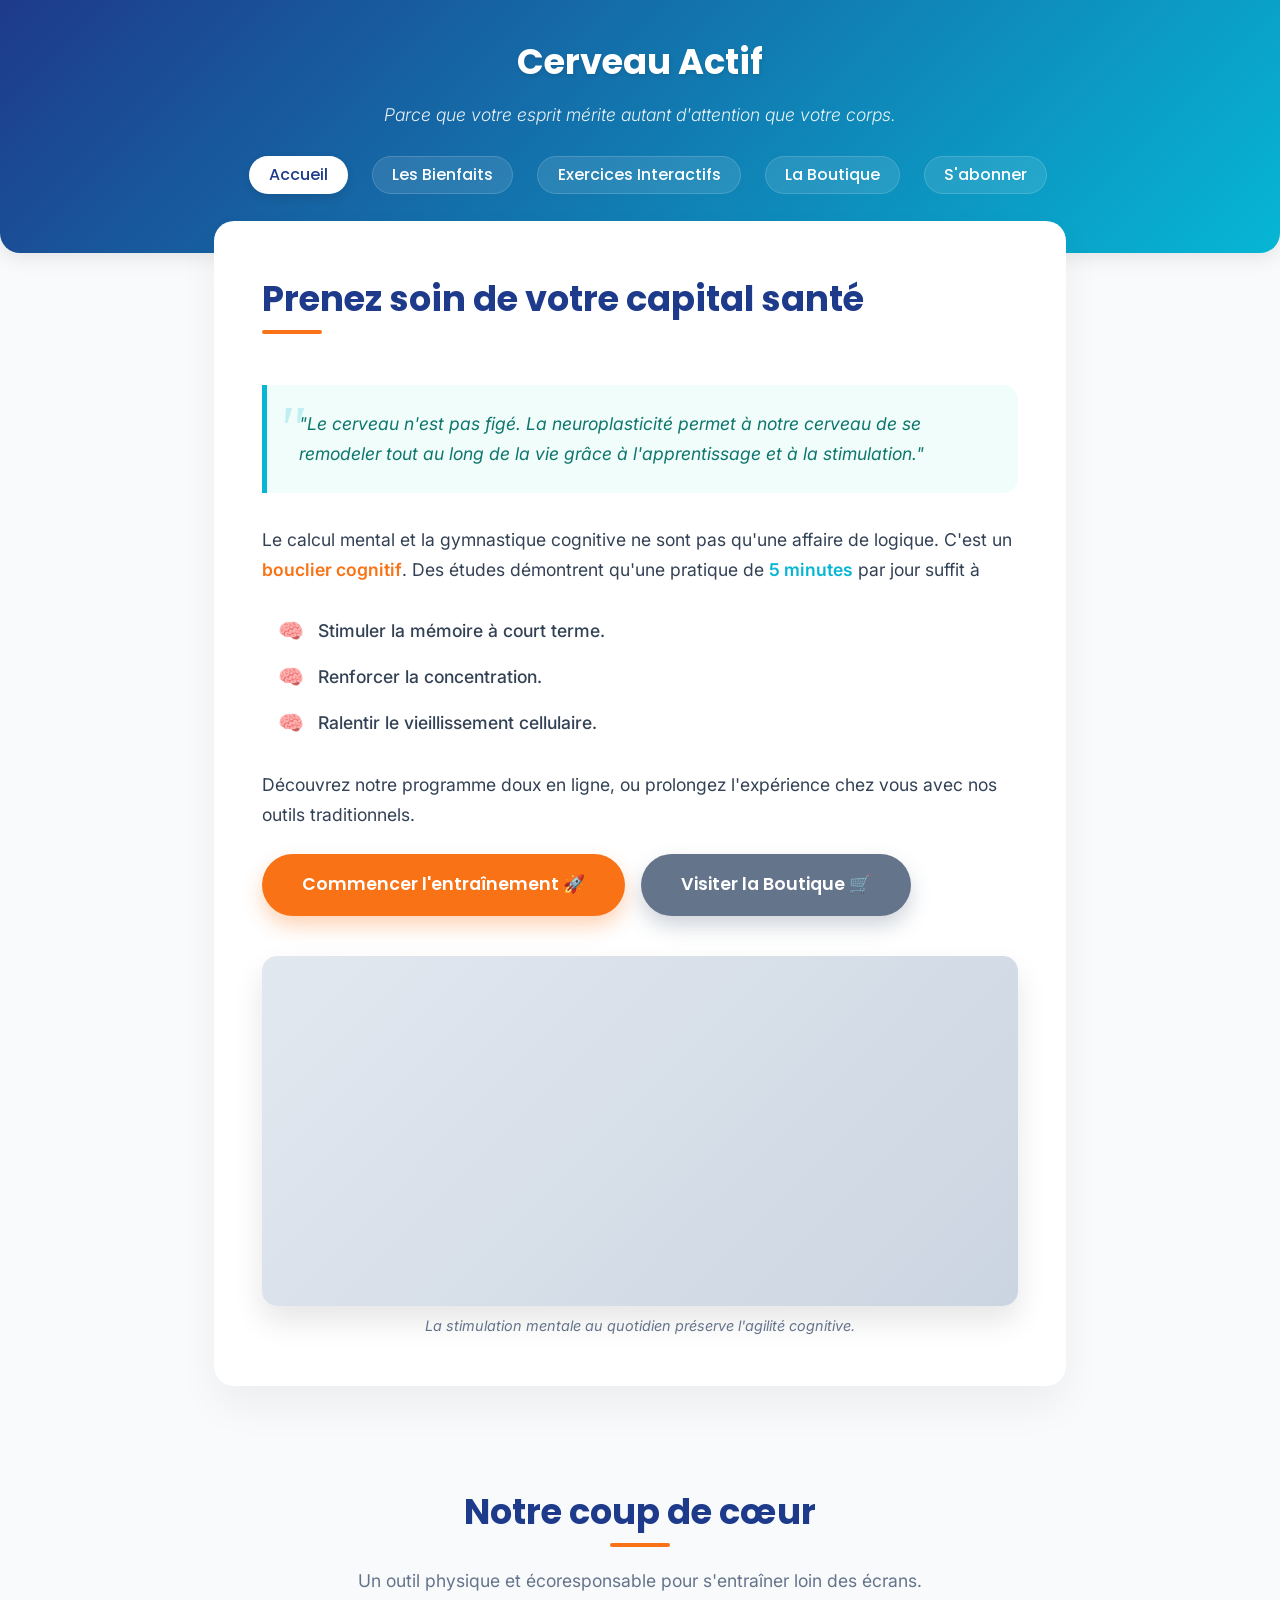
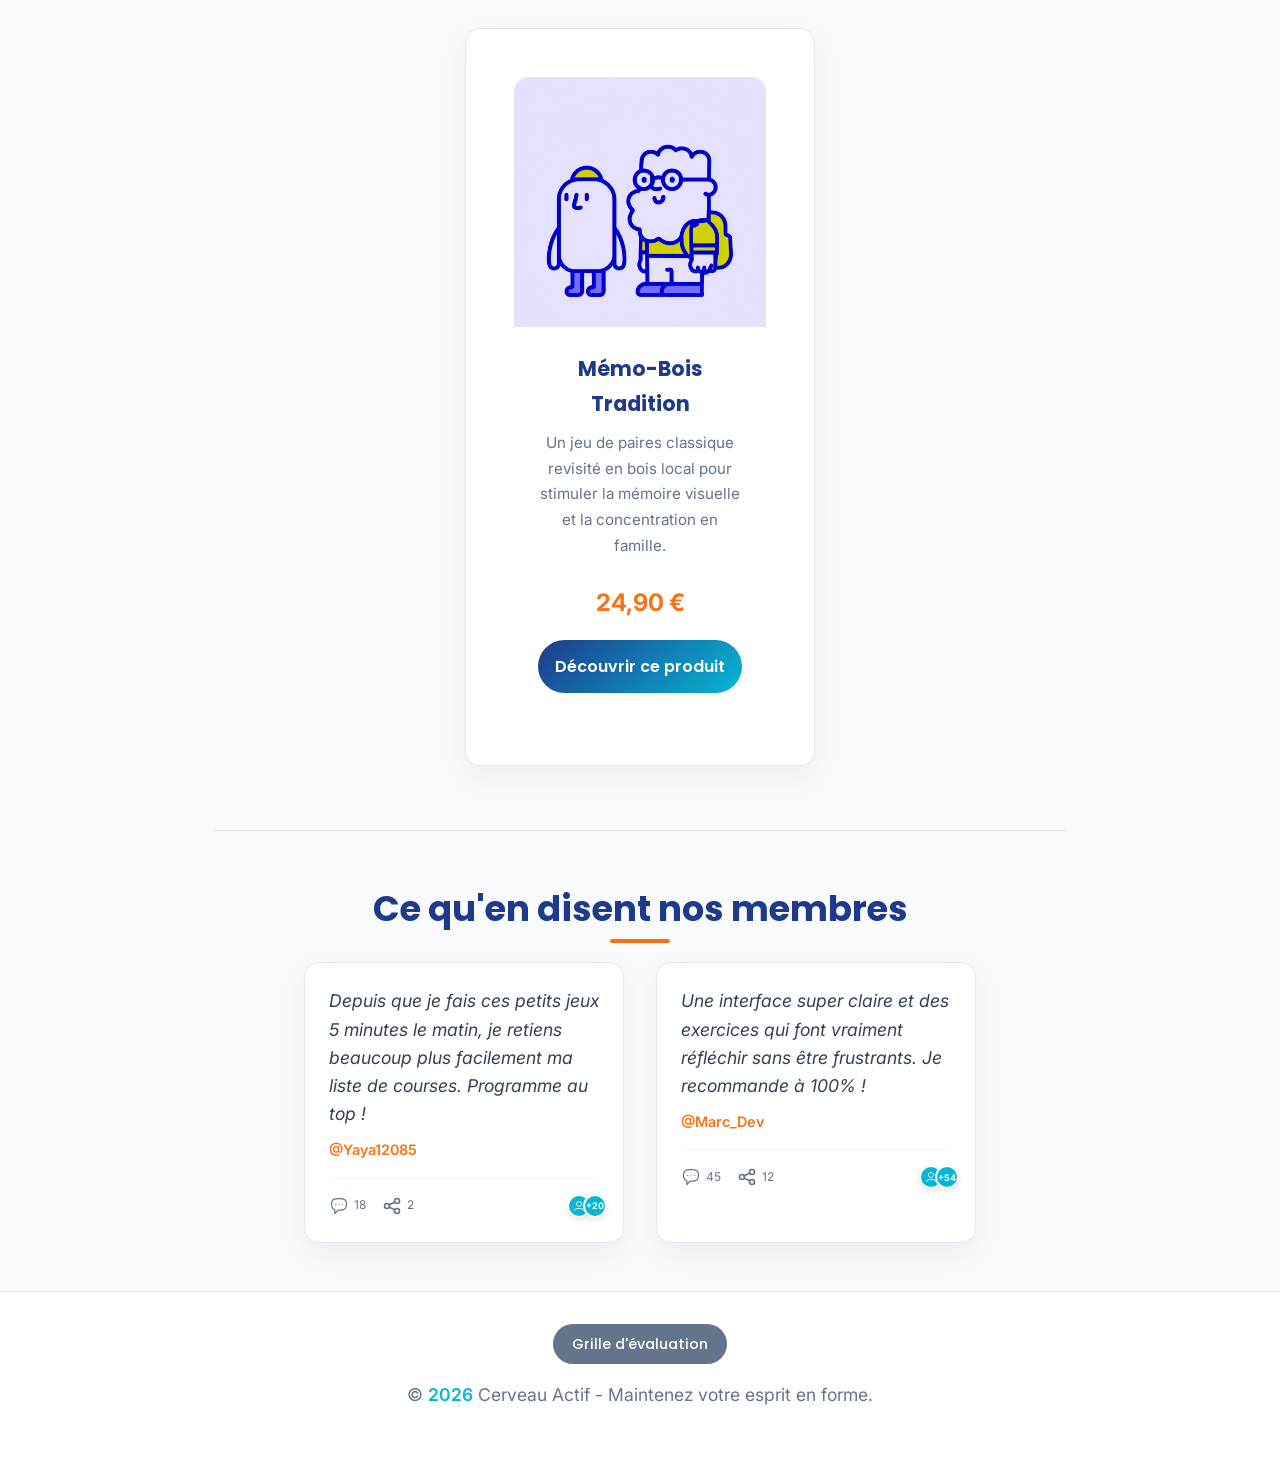
<file: index.html>
<!DOCTYPE html>
<html lang="fr">
<head>
    <meta charset="UTF-8">
    <meta name="viewport" content="width=device-width, initial-scale=1.0">
    
    <title>Cerveau Actif | Gymnastique Mentale et Santé Cognitive</title>
    <meta name="description" content="Découvrez notre programme de gymnastique mentale et notre boutique de jeux cognitifs. Entraînez votre mémoire avec nos exercices et nos produits écoresponsables.">
    <meta name="author" content="Ton Prénom Ton Nom">
    
    <meta property="og:title" content="Cerveau Actif | Gymnastique Mentale & Boutique">
    <meta property="og:type" content="website">
    <meta property="og:description" content="Stimulez votre cerveau au quotidien avec nos exercices en ligne et nos jeux de mémoire en bois.">
    
    <link rel="stylesheet" href="style/home.css">
</head>
<body>

    <div id="splash-screen">
        <div class="loader">
            <div class="box box-1">
                <div class="side-left"></div>
                <div class="side-right"></div>
                <div class="side-top"></div>
            </div>
            <div class="box box-2">
                <div class="side-left"></div>
                <div class="side-right"></div>
                <div class="side-top"></div>
            </div>
            <div class="box box-3">
                <div class="side-left"></div>
                <div class="side-right"></div>
                <div class="side-top"></div>
            </div>
            <div class="box box-4">
                <div class="side-left"></div>
                <div class="side-right"></div>
                <div class="side-top"></div>
            </div>
        </div>
        <p class="loader-text">Échauffement des neurones...</p>
    </div>
    <a href="#contenu-principal" class="sr-only" style="position:absolute; left:-10000px; top:auto; width:1px; height:1px; overflow:hidden;">Aller au contenu principal</a>

    <header>
        <h1>Cerveau Actif</h1>
        <p><em>Parce que votre esprit mérite autant d'attention que votre corps.</em></p>
        
        <nav aria-label="Navigation principale">
            <ul>
                <li><a href="index.html" aria-current="page">Accueil</a></li>
                <li><a href="bienfaits.html">Les Bienfaits</a></li>
                <li><a href="exercices.html">Exercices Interactifs</a></li>
                <li><a href="boutique.html">La Boutique</a></li>
                <li><a href="contact.html">S'abonner</a></li>
            </ul>
        </nav>
    </header>
    

    <main id="contenu-principal">
        
        <article>
            <h2>Prenez soin de votre capital santé</h2>
            
            <blockquote cite="https://fr.wikipedia.org/wiki/Neuroplasticit%C3%A9">
                <p>"Le cerveau n'est pas figé. La neuroplasticité permet à notre cerveau de se remodeler tout au long de la vie grâce à l'apprentissage et à la stimulation."</p>
            </blockquote>

            <p>Le calcul mental et la gymnastique cognitive ne sont pas qu'une affaire de logique. C'est un <strong>bouclier cognitif</strong>. Des études démontrent qu'une pratique de <time datetime="PT5M">5 minutes</time> par jour suffit à</p>
            
            <ul>
                <li>Stimuler la mémoire à court terme.</li>
                <li>Renforcer la concentration.</li>
                <li>Ralentir le vieillissement cellulaire.</li>
            </ul>

            <p>Découvrez notre programme doux en ligne, ou prolongez l'expérience chez vous avec nos outils traditionnels.</p>
            
            <div class="cta-group" >
                <a href="exercices.html" class="btn-cta">Commencer l'entraînement 🚀</a>
                <a href="boutique.html" class="btn-cta btn-secondary" style="background-color: #64748b;">Visiter la Boutique 🛒</a>
            </div>
            
            <figure>
    <video autoplay loop muted playsinline class="video-accueil">
        <source src="medias/livre.mp4" type="video/mp4">
        Votre navigateur ne supporte pas la vidéo.
    </video>
    <figcaption style="text-align: center; font-size: 0.9rem; color: #64748b; margin-top: 0.5rem; font-style: italic;">La stimulation mentale au quotidien préserve l'agilité cognitive.</figcaption>
</figure>
        </article>

        <section class="boutique-preview-section">
            <h3 class="section-titre">Notre coup de cœur</h3>
            <p style="text-align: center; color: #64748b; margin-bottom: 2rem;">Un outil physique et écoresponsable pour s'entraîner loin des écrans.</p>
            
            <div class="produit-vedette-container">
                <article class="product-card">
                    <div class="product-image">
                        <img src="images/imex.png" alt="Jeu de mémoire traditionnel en bois de hêtre avec des pions colorés" loading="lazy">
                    </div>
                    <div class="product-body">
                        <h4>Mémo-Bois Tradition</h4>
                        <p>Un jeu de paires classique revisité en bois local pour stimuler la mémoire visuelle et la concentration en famille.</p>
                        <span class="product-price">24,90 €</span>
                        <a href="boutique.html" class="btn-product">Découvrir ce produit</a>
                    </div>
                </article>
            </div>
        </section>

        <section class="temoignages-section">
            <h3 class="section-titre">Ce qu'en disent nos membres</h3>
            
            <div class="cards-container">
                <div class="card">
                    <div class="body">
                        <p class="text">Depuis que je fais ces petits jeux 5 minutes le matin, je retiens beaucoup plus facilement ma liste de courses. Programme au top !</p>
                        <span class="username">@Yaya12085</span>
                        <div class="footer">
                            <div>
                                <div><svg xmlns="http://www.w3.org/2000/svg" fill="none" viewBox="0 0 24 24"><path stroke-linejoin="round" stroke-linecap="round" stroke-width="1.5" d="M16 10H16.01M12 10H12.01M8 10H8.01M3 10C3 4.64706 5.11765 3 12 3C18.8824 3 21 4.64706 21 10C21 15.3529 18.8824 17 12 17C11.6592 17 11.3301 16.996 11.0124 16.9876L7 21V16.4939C4.0328 15.6692 3 13.7383 3 10Z"></path></svg>18</div>
                                <div><svg viewBox="0 0 24 24" fill="none" xmlns="http://www.w3.org/2000/svg"><path d="M21 6C21 7.65685 19.6569 9 18 9C16.3431 9 15 7.65685 15 6C15 4.34315 16.3431 3 18 3C19.6569 3 21 4.34315 21 6Z" stroke-width="2"></path><path d="M21 18C21 19.6569 19.6569 21 18 21C16.3431 21 15 19.6569 15 18C15 16.3431 16.3431 15 18 15C19.6569 15 21 16.3431 21 18Z" stroke-width="2"></path><path d="M9 12C9 13.6569 7.65685 15 6 15C4.34315 15 3 13.6569 3 12C3 10.3431 4.34315 9 6 9C7.65685 9 9 10.3431 9 12Z" stroke-width="2"></path><path d="M8.7207 10.6397L15.0001 7.5" stroke-width="2" stroke-linecap="round" stroke-linejoin="round"></path><path d="M8.70605 13.353L15 16.5" stroke-width="2" stroke-linecap="round" stroke-linejoin="round"></path></svg>2</div>
                            </div>
                            <div class="viewer">
                                <span><svg xmlns="http://www.w3.org/2000/svg" fill="none" viewBox="0 0 24 24"><path stroke-width="2" stroke="#ffffff" d="M17 8C17 10.7614 14.7614 13 12 13C9.23858 13 7 10.7614 7 8C7 5.23858 9.23858 3 12 3C14.7614 3 17 5.23858 17 8Z"></path><path stroke-linecap="round" stroke-width="2" stroke="#ffffff" d="M3 21C3.95728 17.9237 6.41998 17 12 17C17.58 17 20.0427 17.9237 21 21"></path></svg></span>
                                <span>+20</span>
                            </div>
                        </div>
                    </div>
                </div>

                <div class="card">
                    <div class="body">
                        <p class="text">Une interface super claire et des exercices qui font vraiment réfléchir sans être frustrants. Je recommande à 100% !</p>
                        <span class="username">@Marc_Dev</span>
                        <div class="footer">
                            <div>
                                <div><svg xmlns="http://www.w3.org/2000/svg" fill="none" viewBox="0 0 24 24"><path stroke-linejoin="round" stroke-linecap="round" stroke-width="1.5" d="M16 10H16.01M12 10H12.01M8 10H8.01M3 10C3 4.64706 5.11765 3 12 3C18.8824 3 21 4.64706 21 10C21 15.3529 18.8824 17 12 17C11.6592 17 11.3301 16.996 11.0124 16.9876L7 21V16.4939C4.0328 15.6692 3 13.7383 3 10Z"></path></svg>45</div>
                                <div><svg viewBox="0 0 24 24" fill="none" xmlns="http://www.w3.org/2000/svg"><path d="M21 6C21 7.65685 19.6569 9 18 9C16.3431 9 15 7.65685 15 6C15 4.34315 16.3431 3 18 3C19.6569 3 21 4.34315 21 6Z" stroke-width="2"></path><path d="M21 18C21 19.6569 19.6569 21 18 21C16.3431 21 15 19.6569 15 18C15 16.3431 16.3431 15 18 15C19.6569 15 21 16.3431 21 18Z" stroke-width="2"></path><path d="M9 12C9 13.6569 7.65685 15 6 15C4.34315 15 3 13.6569 3 12C3 10.3431 4.34315 9 6 9C7.65685 9 9 10.3431 9 12Z" stroke-width="2"></path><path d="M8.7207 10.6397L15.0001 7.5" stroke-width="2" stroke-linecap="round" stroke-linejoin="round"></path><path d="M8.70605 13.353L15 16.5" stroke-width="2" stroke-linecap="round" stroke-linejoin="round"></path></svg>12</div>
                            </div>
                            <div class="viewer">
                                <span><svg xmlns="http://www.w3.org/2000/svg" fill="none" viewBox="0 0 24 24"><path stroke-width="2" stroke="#ffffff" d="M17 8C17 10.7614 14.7614 13 12 13C9.23858 13 7 10.7614 7 8C7 5.23858 9.23858 3 12 3C14.7614 3 17 5.23858 17 8Z"></path><path stroke-linecap="round" stroke-width="2" stroke="#ffffff" d="M3 21C3.95728 17.9237 6.41998 17 12 17C17.58 17 20.0427 17.9237 21 21"></path></svg></span>
                                <span>+54</span>
                            </div>
                        </div>
                    </div>
                </div>
            </div>
        </section>
    </main>

    <footer>
         <a href="documents/Bekono_Sophie_wpb_grille_evaluation.docx" download>Grille d'évaluation</a>
        <p>&copy; <time datetime="2026">2026</time> Cerveau Actif - Maintenez votre esprit en forme.</p>
    </footer>
</body>
</html>
</file>
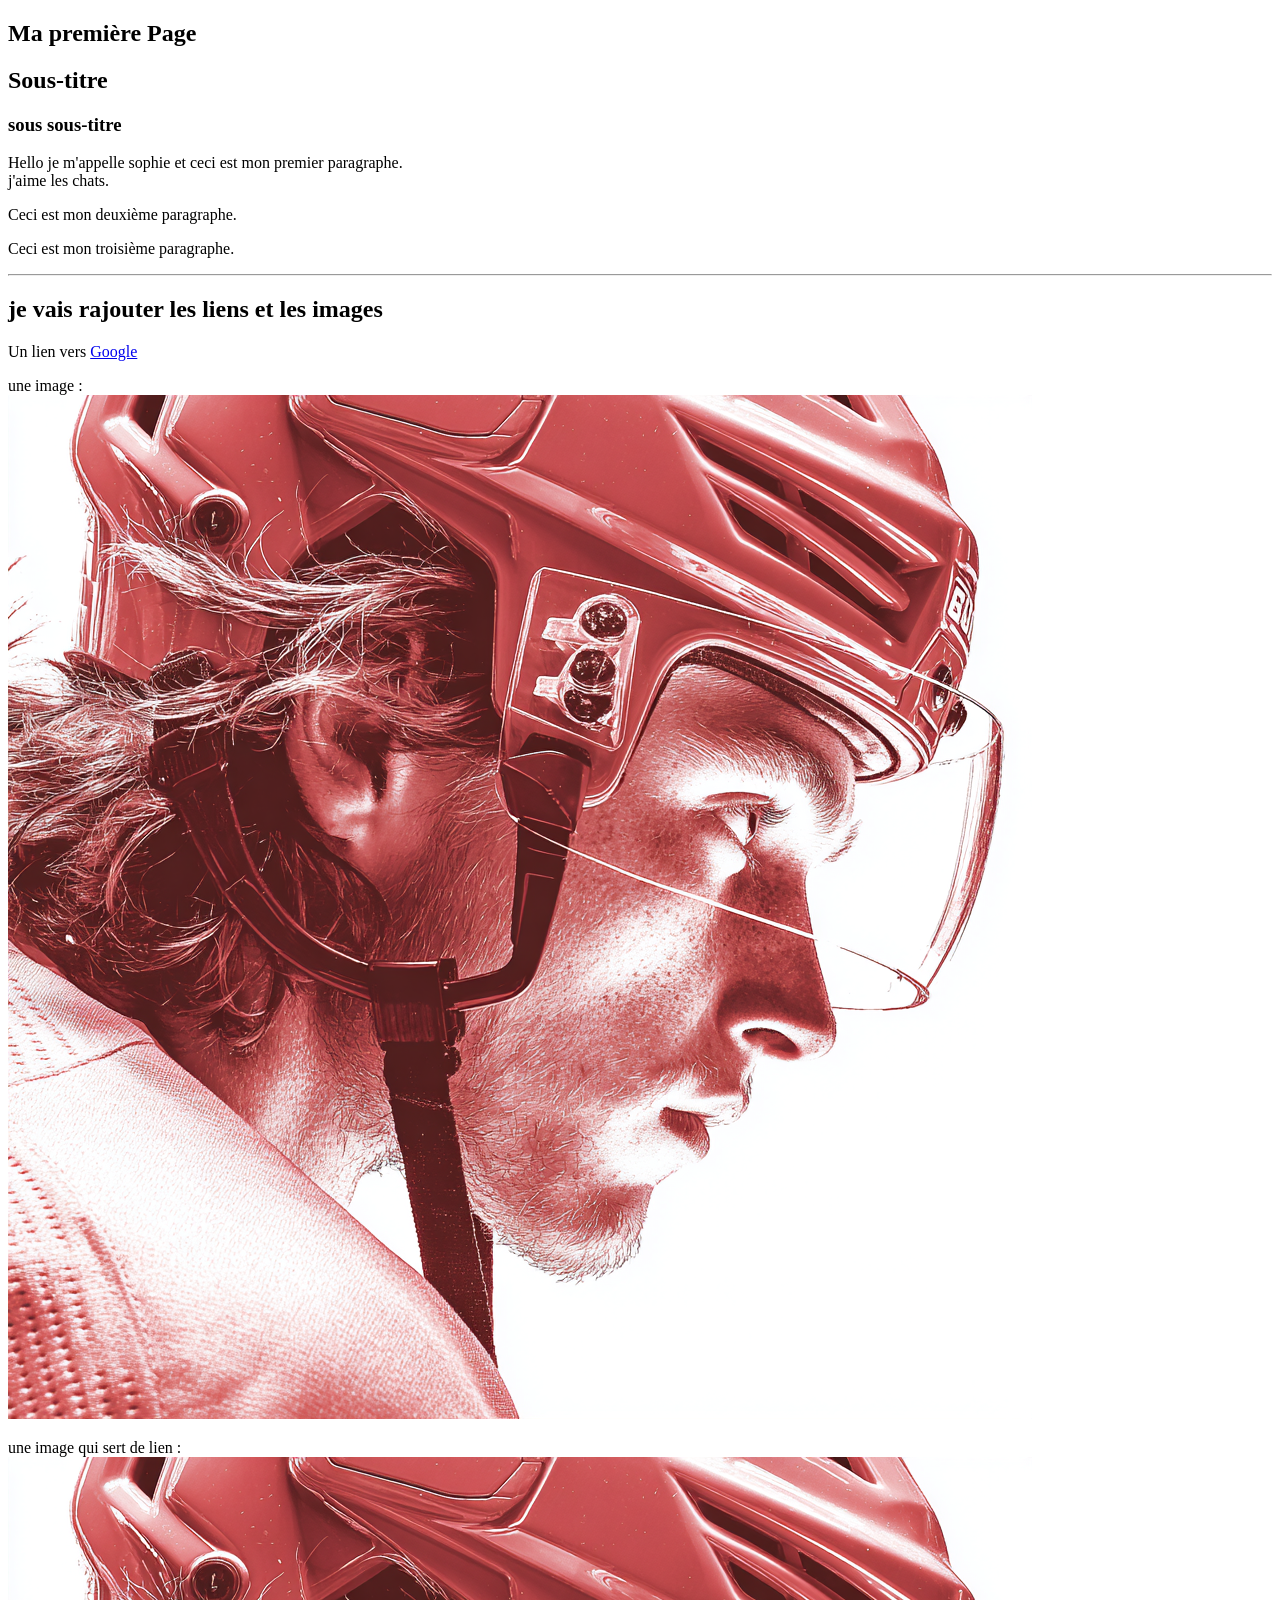
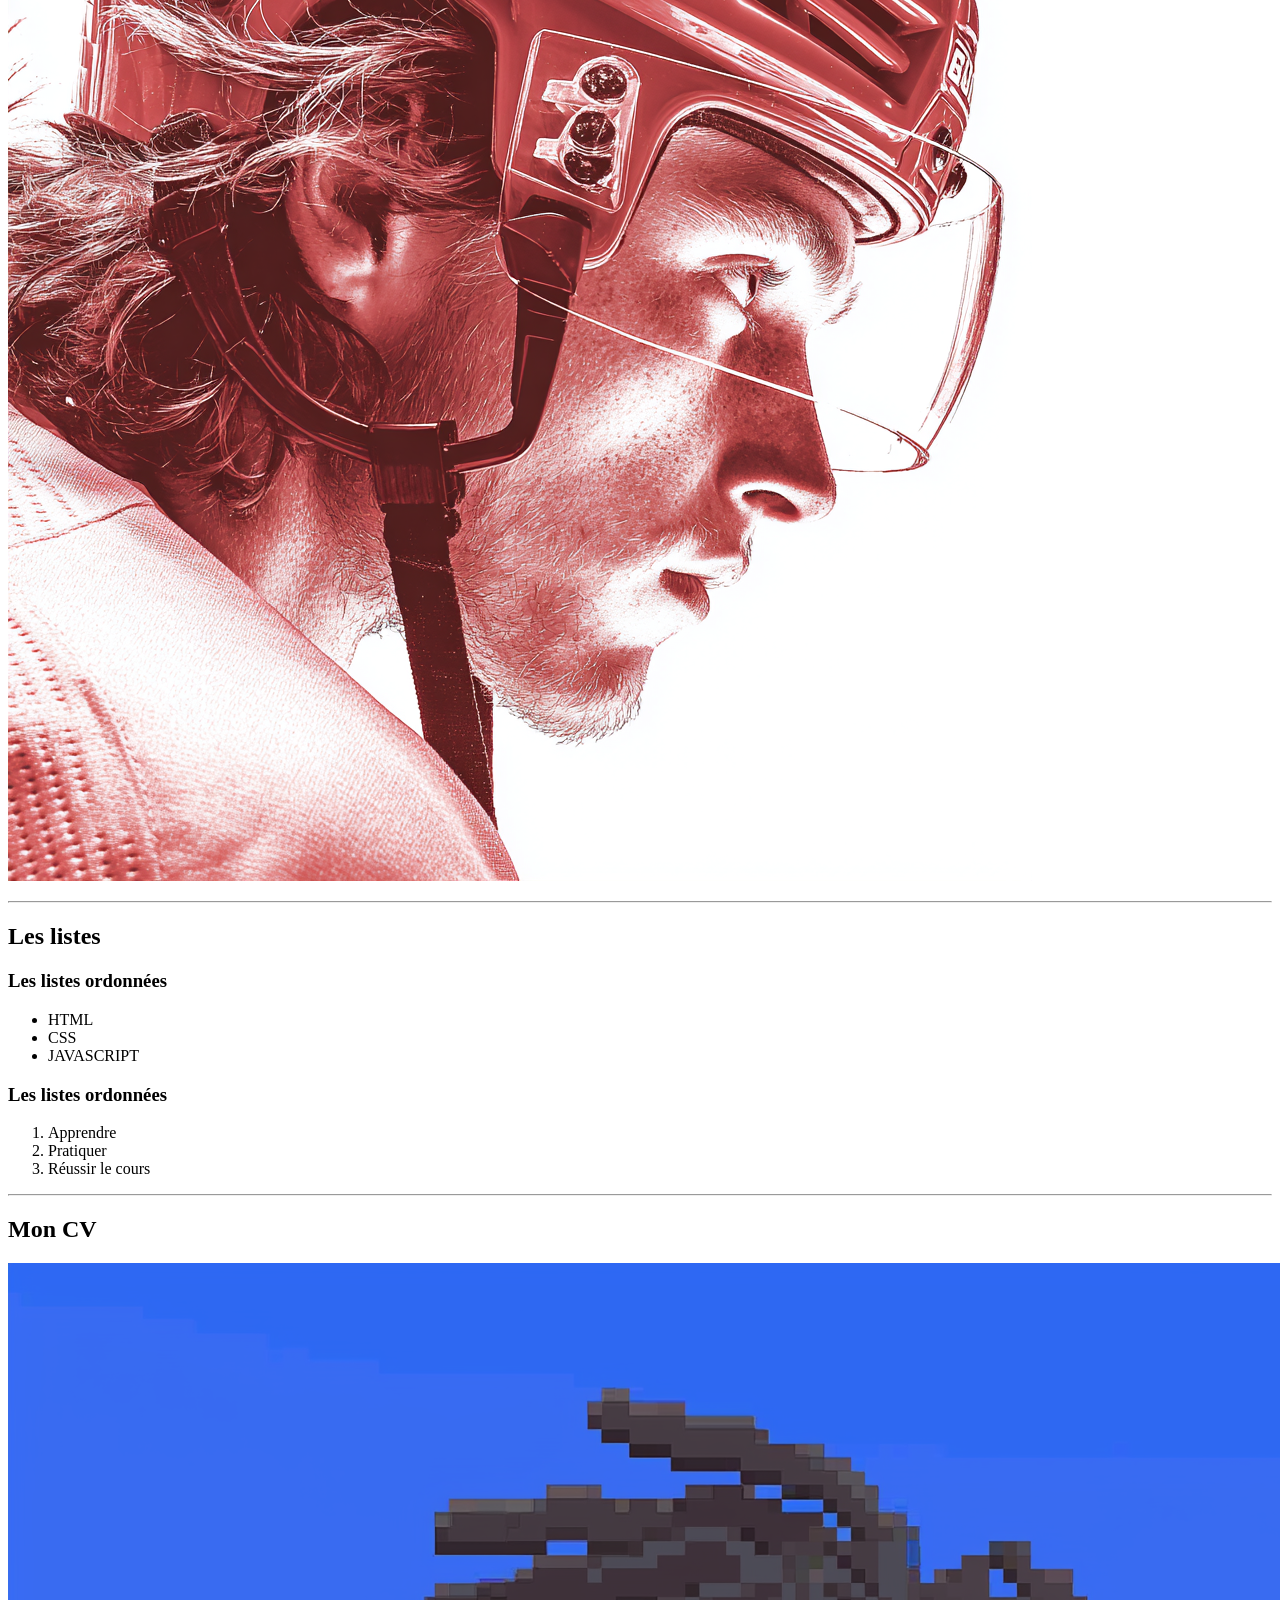
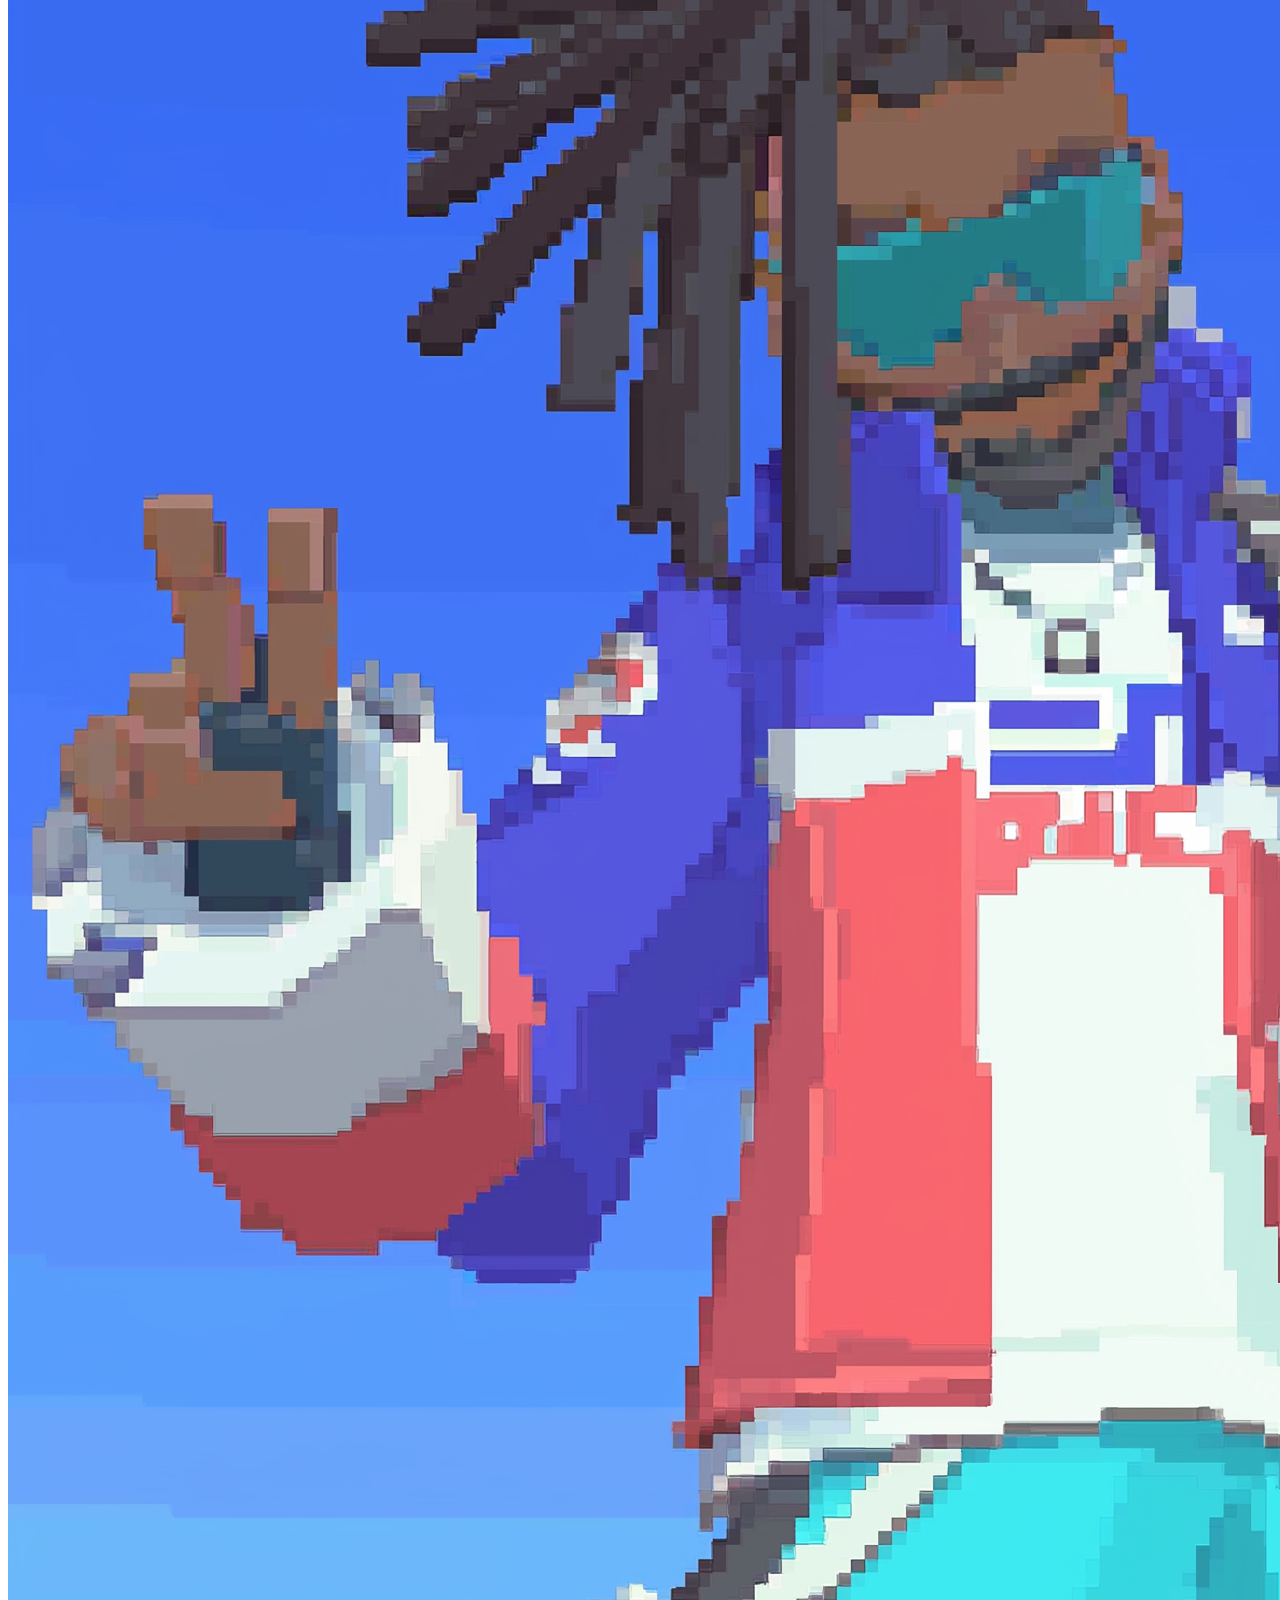
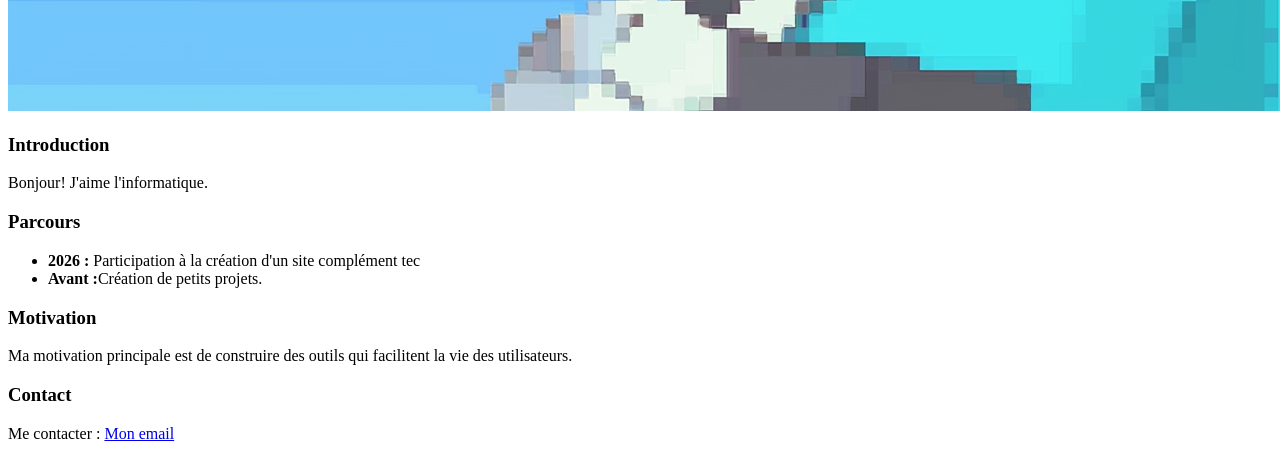
<file: base.html>
<!DOCTYPE html>
<html lang="fr">
<head>
    <meta charset="UTF-8">
    <meta name="viewport" content="width=device-width, initial-scale=1.0">
    <title>ma première page</title>
</head>
<body>
    <section>
        <h1> Ma première Page</h1>
        <h2>Sous-titre</h2>
        <h3>sous sous-titre</h3>
         <p> Hello je m'appelle sophie et ceci est mon premier paragraphe.<br> j'aime les chats.</p>
         <p>Ceci est mon deuxième paragraphe.</p>
         <p>Ceci est mon troisième paragraphe.</p>
    </section>
    <hr>
   <section>
    <h2> je vais rajouter les liens et les images</h2>
    <p>Un lien vers <a href="https://busmalin.be/" target="_blank">Google</a> </p>
    <p>une image :<br>
        <img src="images/hockey.png" alt="hockey">
    </p>
    <p>une image qui sert de lien :<br>
        <a href="https://busmalin.be/">
            <img src="images/hockey.png" alt="Cliquez sur ce joueur pour aller sur google">
        </a>
    </p>
   </section>
   <hr>
   <section>
    <h2>Les listes</h2>
    <h3>Les listes ordonnées</h3>
    <ul>
        <li>HTML</li>
        <li>CSS</li>
        <li>JAVASCRIPT</li>
    </ul>

    <h3>Les listes ordonnées</h3>
    <ol>
        <li>Apprendre</li>
        <li>Pratiquer</li>
        <li>Réussir le cours</li>
    </ol>
   </section>
   <hr>

   <section>
    <h2>Mon CV</h2>
    <img src="images/npc.png" alt="Mon avatar">
    <h3>Introduction</h3>
    <p>Bonjour! J'aime l'informatique.</p>

    <h3>Parcours</h3>
    <ul>
        <li><strong>2026 : </strong> Participation à la création d'un site complément tec</li>
        <li><strong>Avant :</strong>Création de petits projets.</li>
    </ul>

    <h3>Motivation</h3>
    <p>Ma motivation principale est de construire des outils qui facilitent la vie des utilisateurs.</p>

    <h3>Contact</h3>
    <p>Me contacter : <a href="bekonorosy0@gmail.com">Mon email</a></p>
   
   </section>
</body>
</html>
</file>
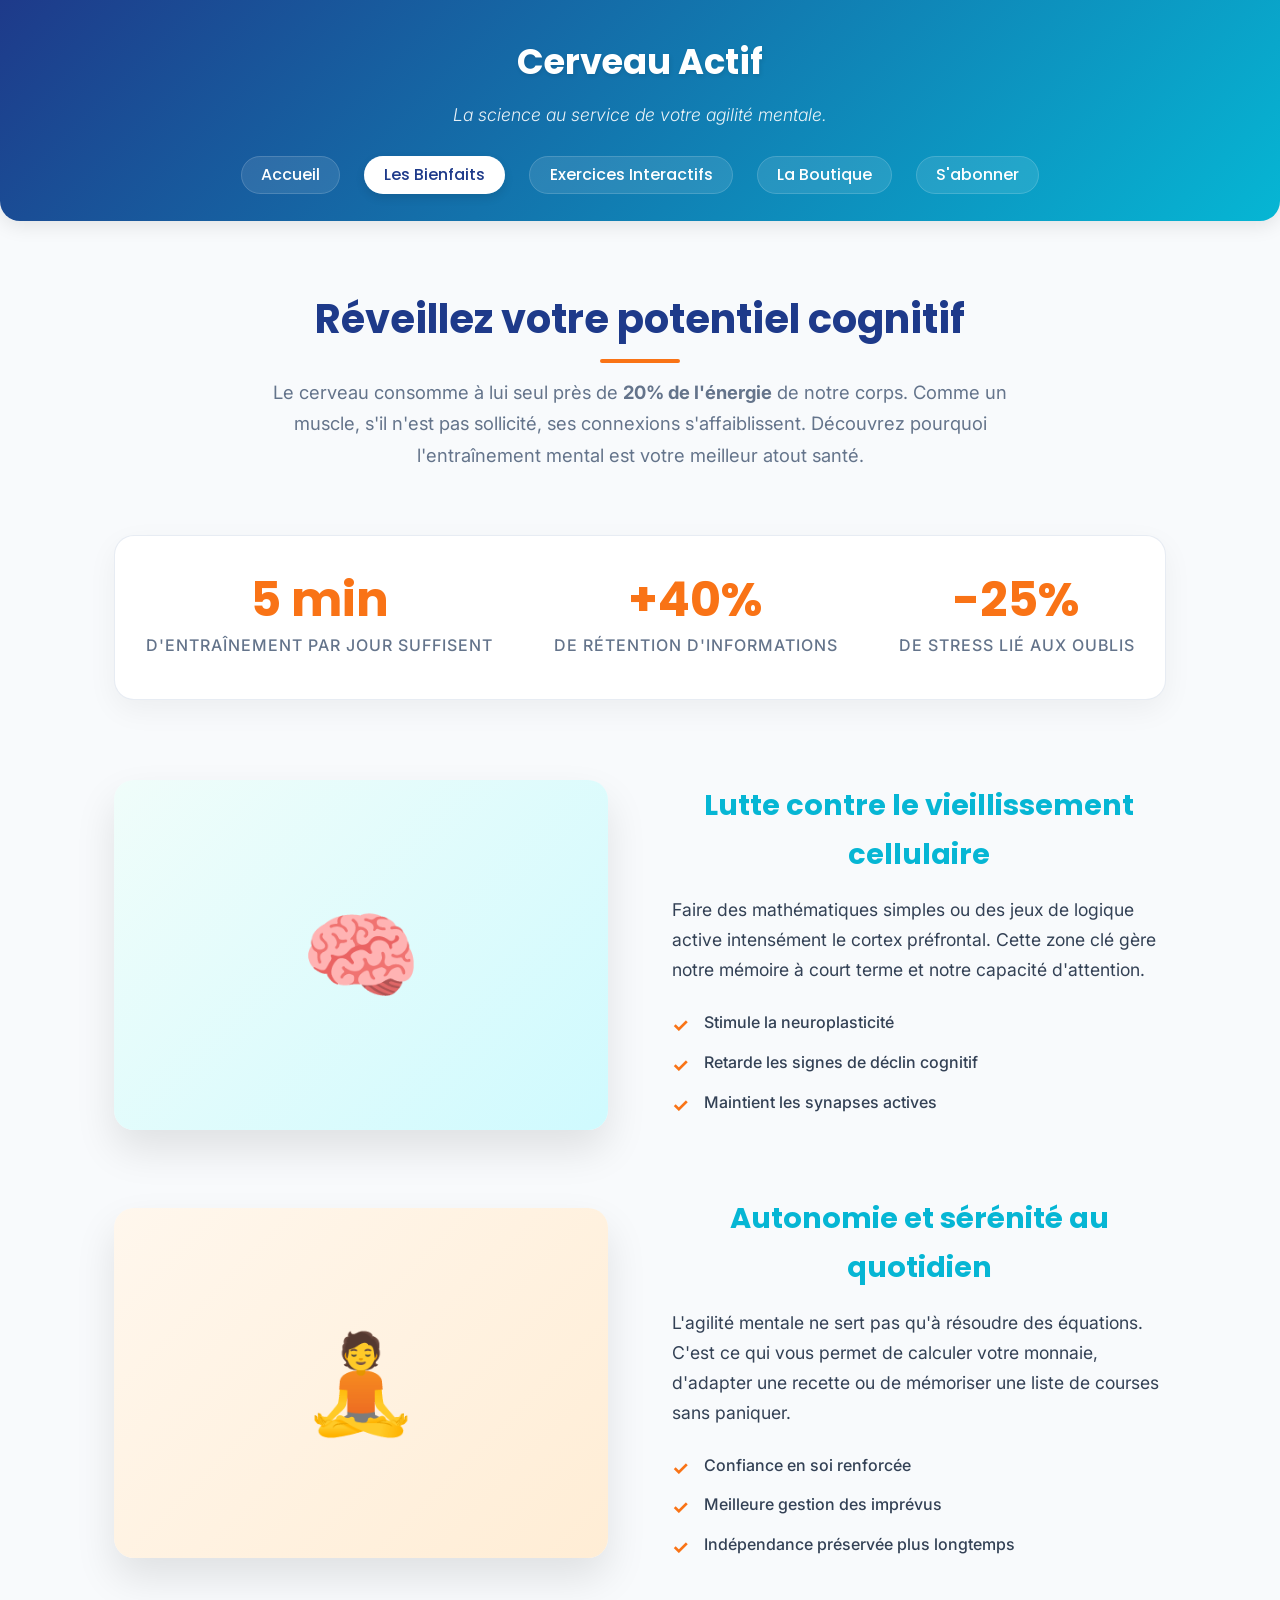
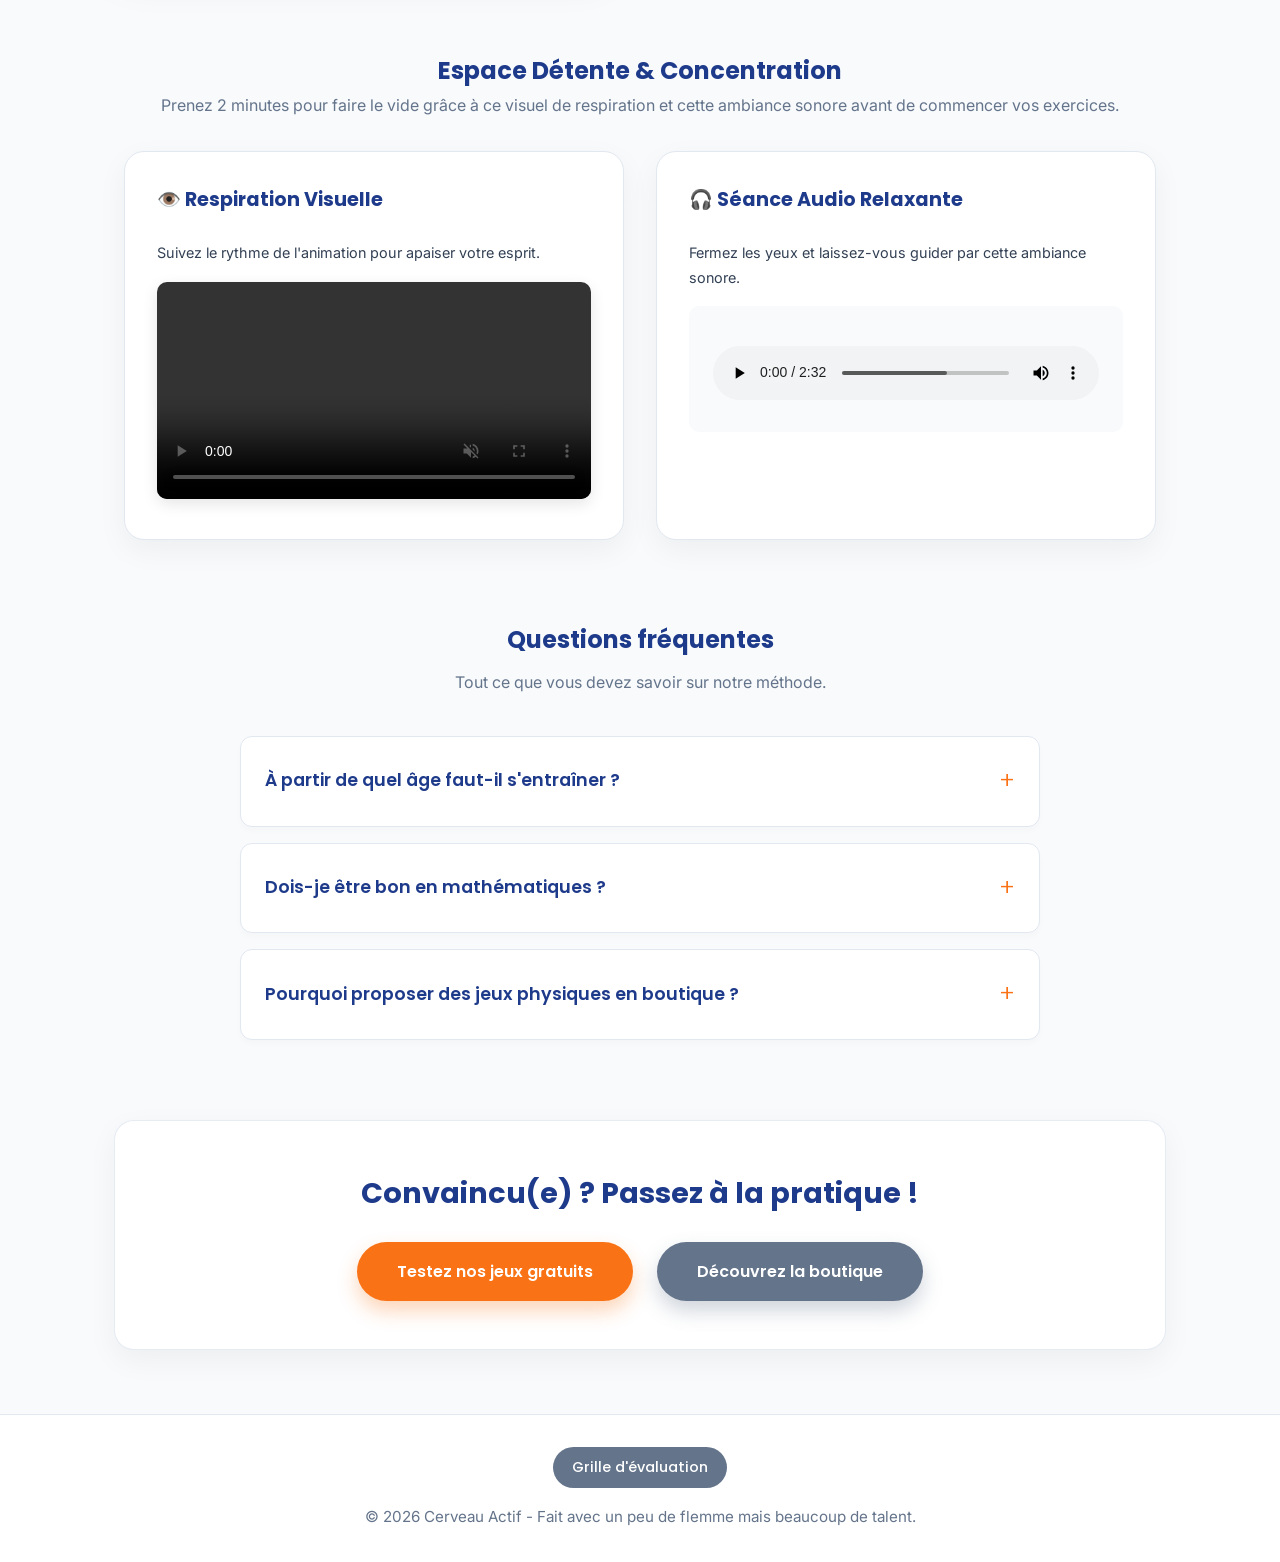
<file: bienfaits.html>
<!DOCTYPE html>
<html lang="fr">
<head>
    <meta charset="UTF-8">
    <meta name="viewport" content="width=device-width, initial-scale=1.0">
    <title>Cerveau Actif | Les Bienfaits Prouvés</title>
    <meta name="description" content="Découvrez les impacts concrets d'une pratique régulière sur votre santé mentale et votre quotidien.">
    <link rel="stylesheet" href="style/bienfaits.css">
</head>
<body>

    <a href="#contenu-principal" class="sr-only">Aller au contenu principal</a>

    <header>
        <h1>Cerveau Actif</h1>
        <p><em>La science au service de votre agilité mentale.</em></p>
        <nav aria-label="Navigation principale">
            <ul>
                <li><a href="index.html">Accueil</a></li>
                <li><a href="bienfaits.html" aria-current="page">Les Bienfaits</a></li>
                <li><a href="exercices.html">Exercices Interactifs</a></li>
                <li><a href="boutique.html">La Boutique</a></li>
                <li><a href="contact.html">S'abonner</a></li>
            </ul>
        </nav>
    </header>

    <main id="contenu-principal">
        
        <section class="hero-bienfaits">
            <div class="hero-text">
                <h2>Réveillez votre potentiel cognitif</h2>
                <p>Le cerveau consomme à lui seul près de <strong>20% de l'énergie</strong> de notre corps. Comme un muscle, s'il n'est pas sollicité, ses connexions s'affaiblissent. Découvrez pourquoi l'entraînement mental est votre meilleur atout santé.</p>
            </div>
        </section>

        <section class="stats-banner">
            <div class="stat-item">
                <span class="stat-number">5 min</span>
                <span class="stat-label">d'entraînement par jour suffisent</span>
            </div>
            <div class="stat-item">
                <span class="stat-number">+40%</span>
                <span class="stat-label">de rétention d'informations</span>
            </div>
            <div class="stat-item">
                <span class="stat-number">-25%</span>
                <span class="stat-label">de stress lié aux oublis</span>
            </div>
        </section>

        <section class="zigzag-section">
             <!--les emojies veinnent de ce site : https://emojipedia.org/ j'ai juste copié collé 🌞-->
            
            <article class="zigzag-row">
                <div class="zigzag-image">
                    <div class="image-placeholder gradient-1">🧠</div>
                </div>
                <div class="zigzag-content">
                    <h3>Lutte contre le vieillissement cellulaire</h3>
                    <p>Faire des mathématiques simples ou des jeux de logique active intensément le cortex préfrontal. Cette zone clé gère notre mémoire à court terme et notre capacité d'attention.</p>
                    <ul class="check-list">
                        <li>Stimule la neuroplasticité</li>
                        <li>Retarde les signes de déclin cognitif</li>
                        <li>Maintient les synapses actives</li>
                    </ul>
                </div>
            </article>

            <article class="zigzag-row reverse">
                <div class="zigzag-content">
                    <h3>Autonomie et sérénité au quotidien</h3>
                    <p>L'agilité mentale ne sert pas qu'à résoudre des équations. C'est ce qui vous permet de calculer votre monnaie, d'adapter une recette ou de mémoriser une liste de courses sans paniquer.</p>
                    <ul class="check-list">
                        <li>Confiance en soi renforcée</li>
                        <li>Meilleure gestion des imprévus</li>
                        <li>Indépendance préservée plus longtemps</li>
                    </ul>
                </div>
                <div class="zigzag-image">
                    <div class="image-placeholder gradient-2">🧘</div>
                </div>
            </article>

        </section>

        <section class="multimedia-section">
    <h2 class="section-titre">Espace Détente & Concentration</h2>
    <p style="text-align: center; color: var(--text-light); margin-bottom: 2rem;">Prenez 2 minutes pour faire le vide grâce à ce visuel de respiration et cette ambiance sonore avant de commencer vos exercices.</p>
    
    <div class="media-container">
        
        <!-- LA BALISE VIDÉO  -->
        <div class="media-card">
            <h3>👁️ Respiration Visuelle</h3>
            <p style="font-size: 0.9rem; margin-bottom: 1rem;">Suivez le rythme de l'animation pour apaiser votre esprit.</p>
            
           
            <video controls loop muted width="100%" style="border-radius: 10px;">
                <source src="medias/video.mp4" type="video/mp4">
                Votre navigateur ne supporte pas la balise vidéo.
            </video>
        </div>

        <!-- LA BALISE AUDIO -->
        <div class="media-card">
            <h3>🎧 Séance Audio Relaxante</h3>
            <p style="font-size: 0.9rem; margin-bottom: 1rem;">Fermez les yeux et laissez-vous guider par cette ambiance sonore.</p>
            
            <div class="audio-wrapper" style="background: #f8fafc; padding: 1.5rem; border-radius: 10px; text-align: center;">
                <audio controls loop style="width: 100%;">
    <source src="medias/podcast.mp3" type="audio/mpeg">
    Votre navigateur ne supporte pas la balise audio.
</audio>
            </div>
        </div>

    </div>
</section>

        <section class="faq-section">
            <h2>Questions fréquentes</h2>
            <p class="faq-intro">Tout ce que vous devez savoir sur notre méthode.</p>
            
            <div class="faq-container">
                <details>
                    <summary>À partir de quel âge faut-il s'entraîner ? <span class="icon">+</span></summary>
                    <p>Il n'y a pas d'âge pour commencer ! Dès 30 ans, le cerveau commence à perdre une petite partie de sa capacité de traitement rapide. Plus on commence tôt, plus on construit une "réserve cognitive" solide pour l'avenir.</p>
                </details>

                <details>
                    <summary>Dois-je être bon en mathématiques ? <span class="icon">+</span></summary>
                    <p>Pas du tout. L'objectif n'est pas de résoudre des problèmes complexes, mais de créer une petite "résistance" mentale. Des additions simples, des sudokus de niveau débutant ou des jeux de mémoire visuelle sont parfaits.</p>
                </details>

                <details>
                    <summary>Pourquoi proposer des jeux physiques en boutique ? <span class="icon">+</span></summary>
                    <p>Les écrans fatiguent les yeux et peuvent perturber le sommeil. Manipuler des objets physiques en bois (comme nos puzzles) ajoute une dimension tactile et spatiale qui stimule d'autres zones du cerveau.</p>
                </details>
            </div>
        </section>

        <section class="cta-section">
            <h3>Convaincu(e) ? Passez à la pratique !</h3>
            <div class="cta-group">
                <a href="exercices.html" class="btn-cta">Testez nos jeux gratuits</a>
                <a href="boutique.html" class="btn-cta btn-secondary">Découvrez la boutique</a>
            </div>
        </section>
    </main>

    <footer>
        <a href="documents/Bekono_Sophie_wpb_grille_evaluation.docx" download>Grille d'évaluation</a>
        <p>&copy; 2026 Cerveau Actif - Fait avec un peu de flemme mais beaucoup de talent.</p>
    </footer>
</body>
</html>
</file>
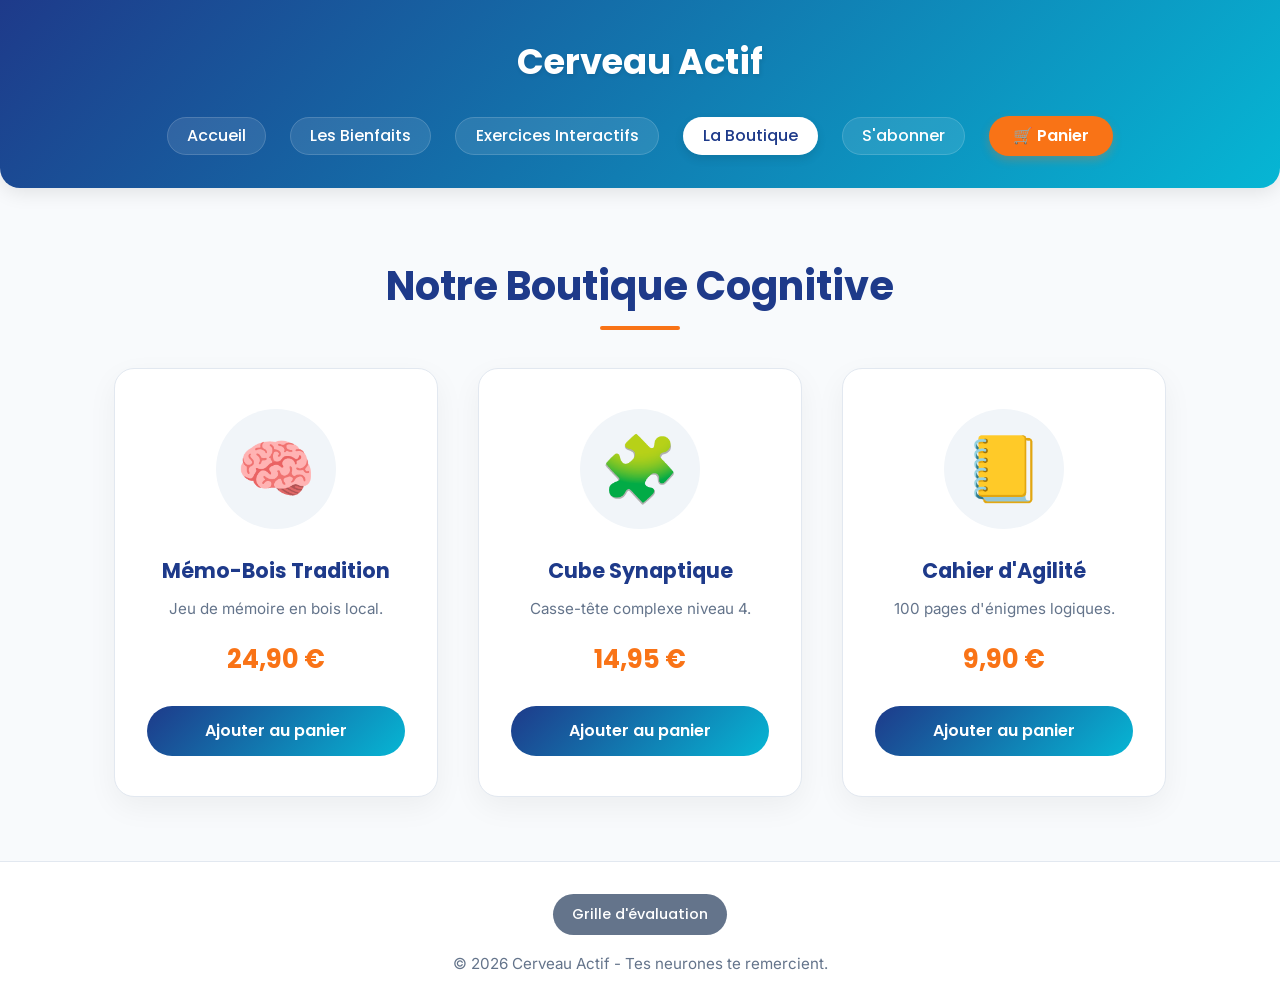
<file: boutique.html>
<!DOCTYPE html>
<html lang="fr">
<head>
    <meta charset="UTF-8">
    <meta name="viewport" content="width=device-width, initial-scale=1.0">
    <title>Cerveau Actif | Boutique</title>
    <link rel="stylesheet" href="style/boutique.css">
</head>
<body>

    <input type="checkbox" id="panier-toggle" class="sr-only">
    <div class="panier-overlay">
        <div class="panier-content">
            <h3>Votre Panier 🛒</h3>
            <p>Oups, votre panier est encore vide !</p>
            <label for="panier-toggle" class="close-panier">Continuer mes achats</label>
        </div>
    </div>

    <header>
        <h1>Cerveau Actif</h1>
        <nav>
            <ul>
                <li><a href="index.html">Accueil</a></li>
                <li><a href="bienfaits.html">Les Bienfaits</a></li>
                <li><a href="exercices.html">Exercices Interactifs</a></li>
                <li><a href="boutique.html" aria-current="page">La Boutique</a></li>
                <li><a href="contact.html">S'abonner</a></li>
                <li><label for="panier-toggle" class="panier-btn">🛒 Panier</label></li>
            </ul>
        </nav>
    </header>

    <main>
        <h2>Notre Boutique Cognitive</h2>
        
        <div class="catalogue">
            <article class="produit">
                <div class="img-box">🧠</div>
                <h3>Mémo-Bois Tradition</h3>
                <p>Jeu de mémoire en bois local.</p>
                <span class="prix">24,90 €</span>
                <button>Ajouter au panier</button>
            </article>

            <article class="produit">
                <div class="img-box">🧩</div>
                <h3>Cube Synaptique</h3>
                <p>Casse-tête complexe niveau 4.</p>
                <span class="prix">14,95 €</span>
                <button>Ajouter au panier</button>
            </article>

            <article class="produit">
                <div class="img-box">📒</div>
                <h3>Cahier d'Agilité</h3>
                <p>100 pages d'énigmes logiques.</p>
                <span class="prix">9,90 €</span>
                <button>Ajouter au panier</button>
            </article>
        <!--les emojies veinnent de ce site : https://emojipedia.org/ j'ai juste copié collé 🌞-->
        </div>
    </main>

    <footer>
        <a href="documents/Bekono_Sophie_wpb_grille_evaluation.docx" download>Grille d'évaluation</a>
        <p>&copy; 2026 Cerveau Actif - Tes neurones te remercient.</p>
    </footer>
</body>
</html>
</file>
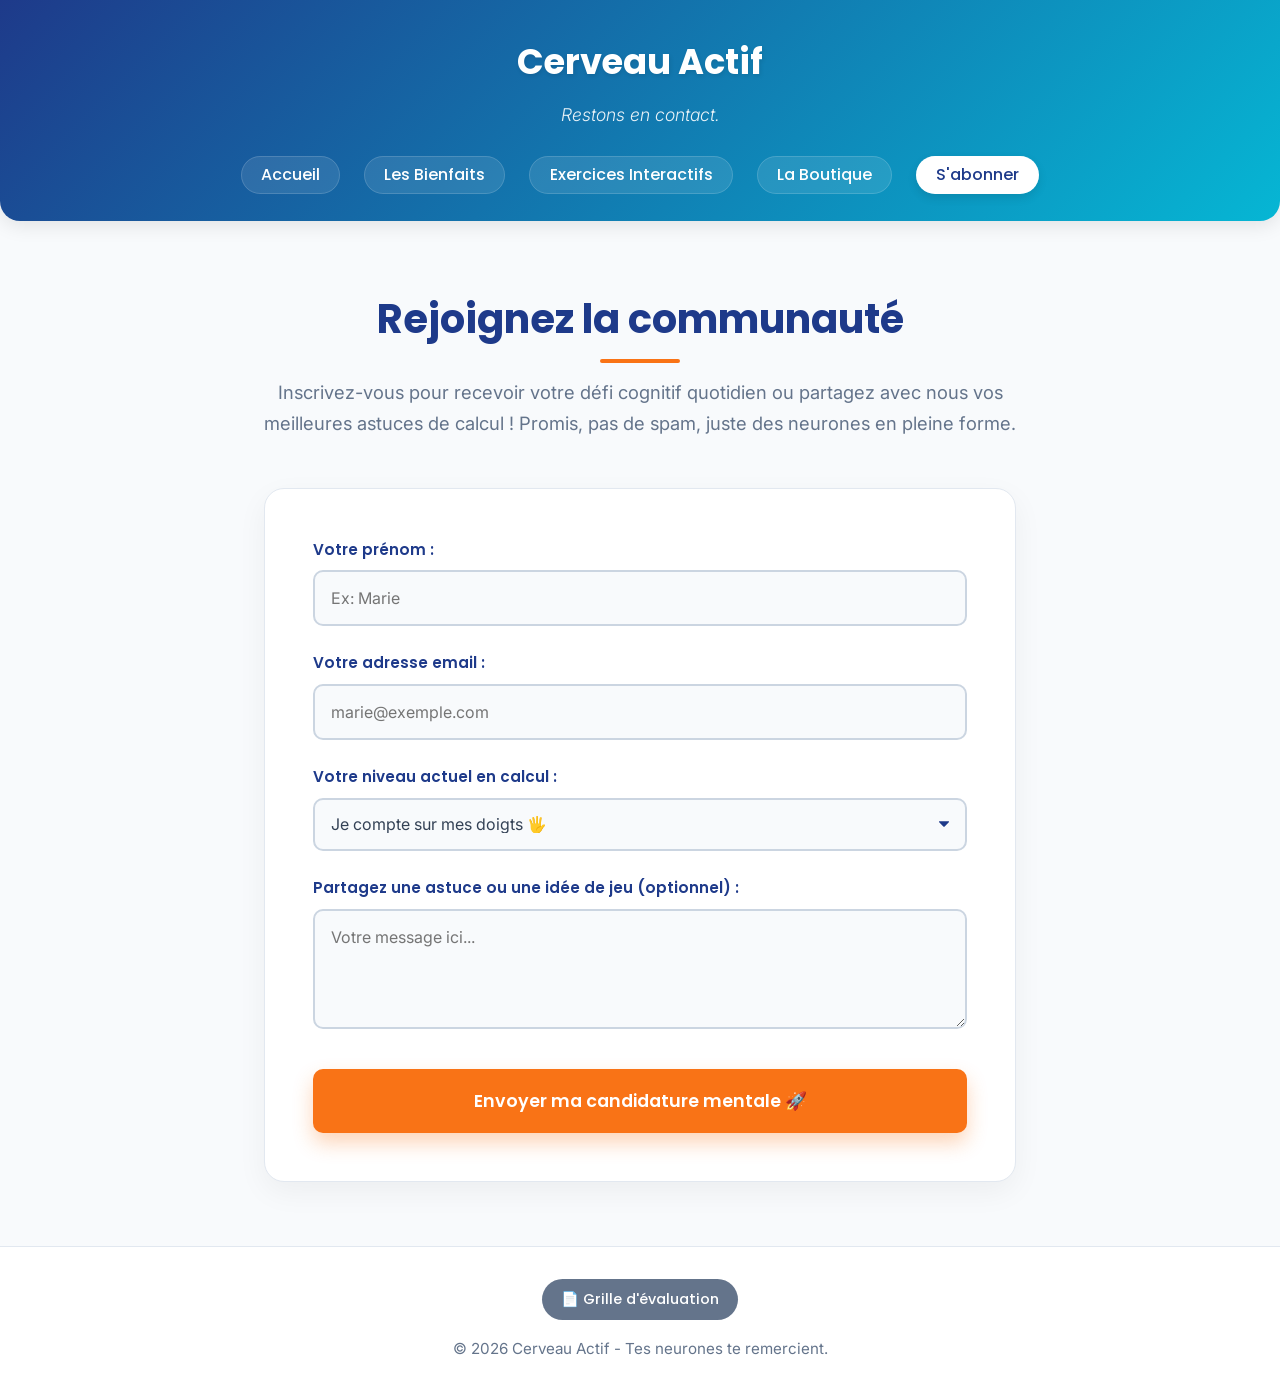
<file: contact.html>
<!DOCTYPE html>
<html lang="fr">
<head>
    <meta charset="UTF-8">
    <meta name="viewport" content="width=device-width, initial-scale=1.0">
    <title>Cerveau Actif | S'abonner & Contact</title>
    <meta name="description" content="Rejoignez la communauté Cerveau Actif, recevez vos défis quotidiens et partagez vos astuces.">
    <link rel="stylesheet" href="style/contact.css">
</head>
<body>

    <a href="#contenu-principal" class="sr-only">Aller au contenu principal</a>

    <header>
        <h1>Cerveau Actif</h1>
        <p><em>Restons en contact.</em></p>
        <nav aria-label="Navigation principale">
            <ul>
                <li><a href="index.html">Accueil</a></li>
                <li><a href="bienfaits.html">Les Bienfaits</a></li>
                <li><a href="exercices.html">Exercices Interactifs</a></li>
                <li><a href="boutique.html">La Boutique</a></li>
                <li><a href="contact.html" aria-current="page">S'abonner</a></li>
            </ul>
        </nav>
    </header>

    <main id="contenu-principal">
        
        <section class="hero-intro">
            <h2>Rejoignez la communauté</h2>
            <p>Inscrivez-vous pour recevoir votre défi cognitif quotidien ou partagez avec nous vos meilleures astuces de calcul ! Promis, pas de spam, juste des neurones en pleine forme.</p>
        </section>
        
        <div class="form-container">
            <!-- FORMULAIRE DE CONTACT j'ai changé le post en get pour ajouter la page de merci -->
           <form action="merci.html" method="get" class="contact-form">
                
                <div class="form-group">
                    <label for="prenom">Votre prénom :</label>
                    <input type="text" id="prenom" name="prenom" placeholder="Ex: Marie" required>
                </div>

                <div class="form-group">
                    <label for="email">Votre adresse email :</label>
                    <input type="email" id="email" name="email" placeholder="marie@exemple.com" required>
                </div>

                <div class="form-group">
                    <label for="niveau">Votre niveau actuel en calcul :</label>
                    <div class="custom-select-wrapper">
                        <select id="niveau" name="niveau">
                            <option value="debutant">Je compte sur mes doigts 🖐️</option>
                            <option value="intermediaire">Je me débrouille sans calculatrice 🛒</option>
                            <option value="expert">Je suis une machine 🤖</option>
                        </select>
                    </div>
                </div>

                <div class="form-group">
                    <label for="astuce">Partagez une astuce ou une idée de jeu (optionnel) :</label>
                    <textarea id="astuce" name="astuce" rows="4" placeholder="Votre message ici..."></textarea>
                </div>

                <button type="submit" class="btn-submit">Envoyer ma candidature mentale 🚀</button>
            </form>
        </div>
    </main>

    <footer>
        <a href="documents/Bekono_Sophie_wpb_grille_evaluation.docx" download class="download-link">📄 Grille d'évaluation</a>
        <p>&copy; 2026 Cerveau Actif - Tes neurones te remercient.</p>
    </footer>
</body>
</html>
</file>
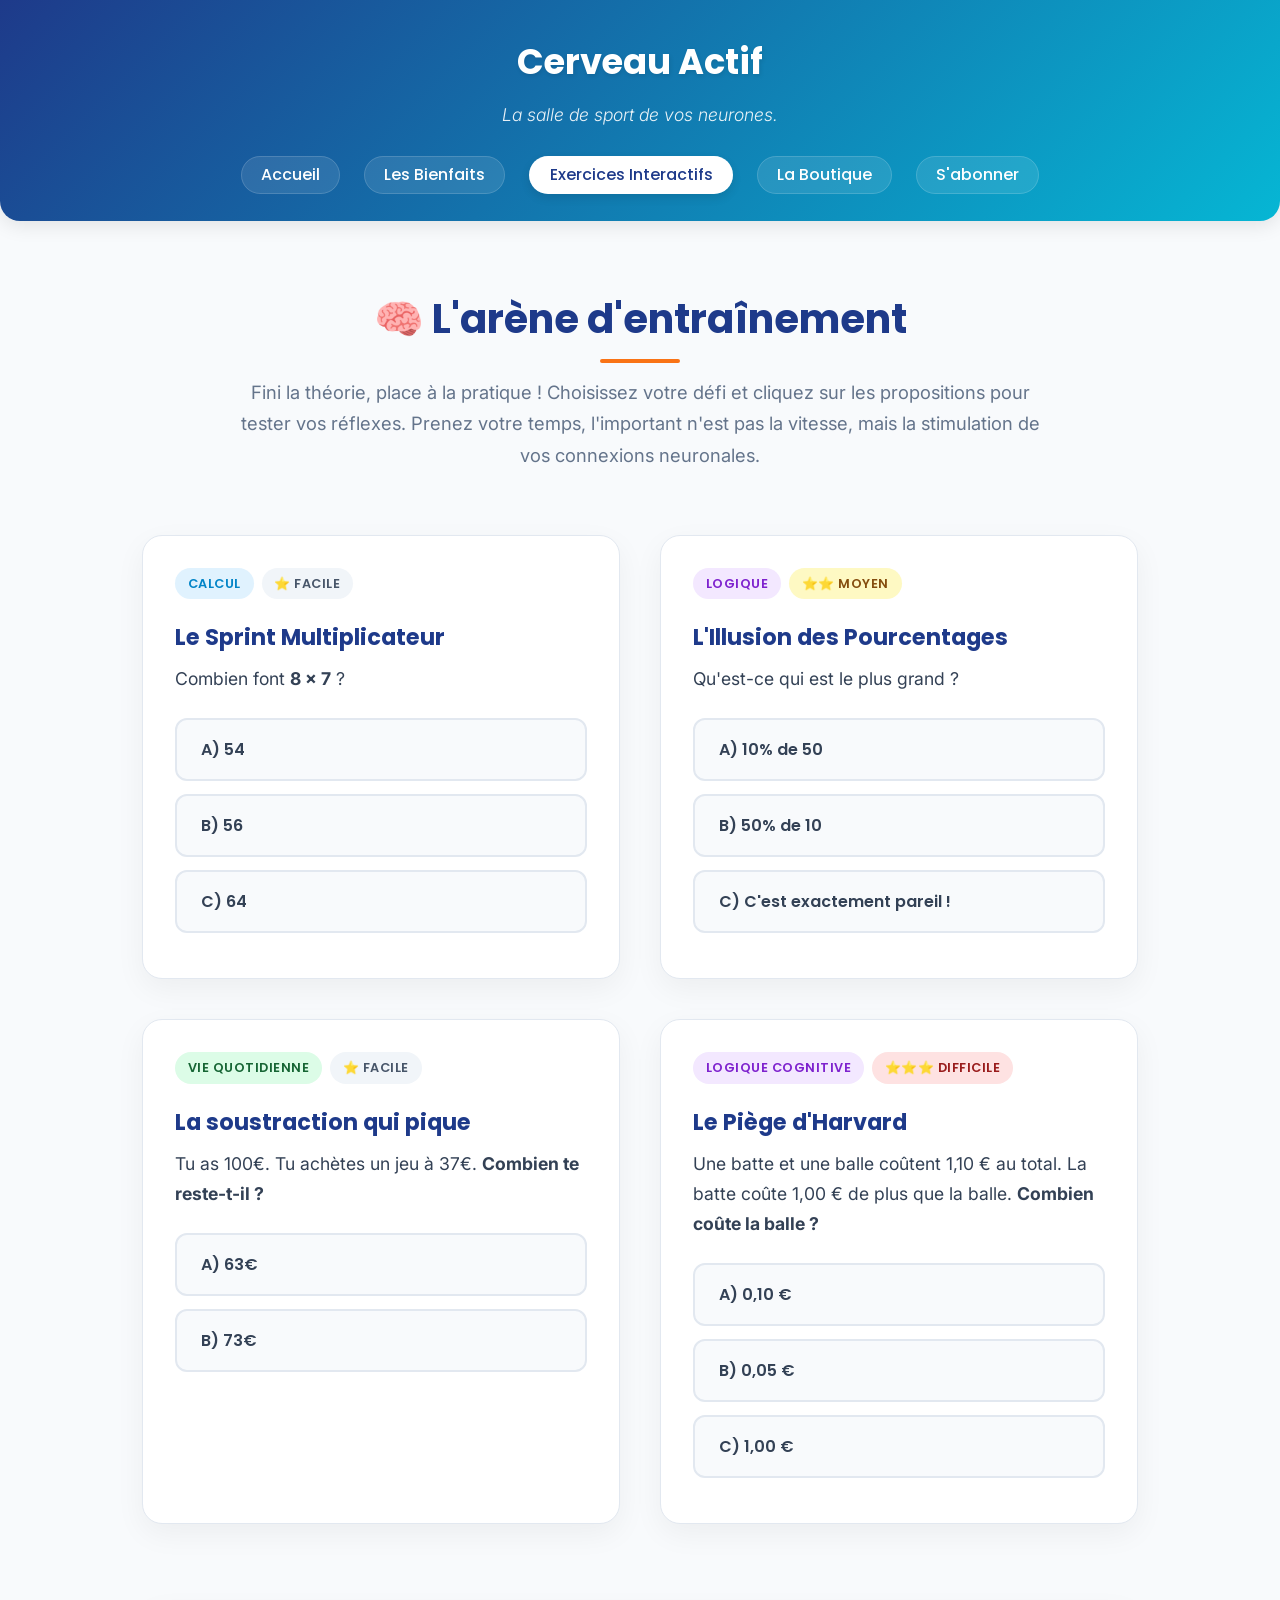
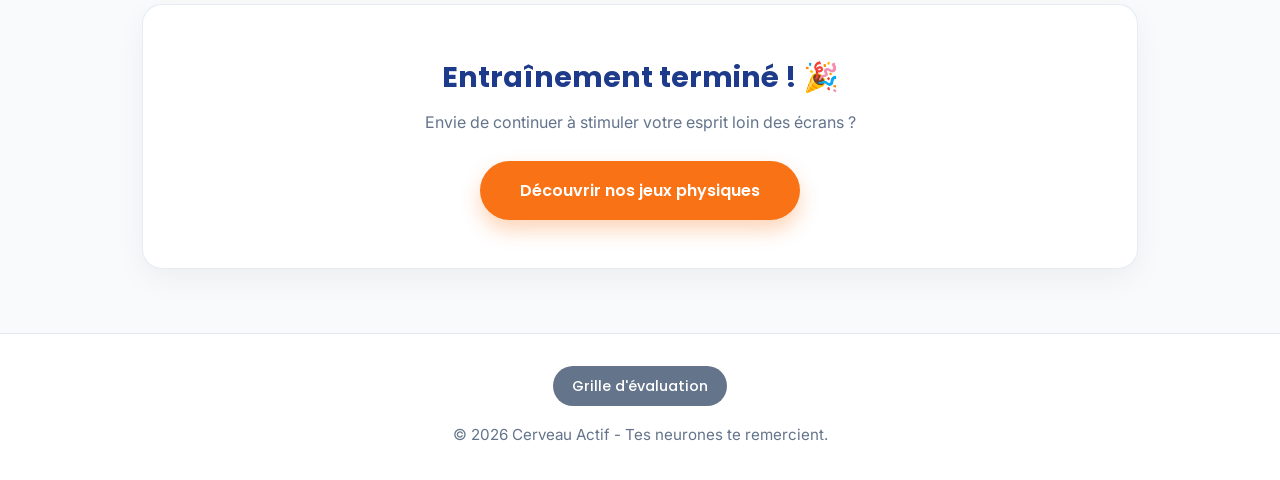
<file: exercices.html>
<!DOCTYPE html>
<html lang="fr">
<head>
    <meta charset="UTF-8">
    <meta name="viewport" content="width=device-width, initial-scale=1.0">
    <title>Cerveau Actif | L'Arène d'Entraînement</title>
    <meta name="description" content="Testez vos réflexes cognitifs avec nos mini-jeux interactifs en ligne.">
    <link rel="stylesheet" href="style/exercices.css">
</head>
<body>

    <a href="#contenu-principal" class="sr-only">Aller au contenu principal</a>

    <header>
        <h1>Cerveau Actif</h1>
        <p><em>La salle de sport de vos neurones.</em></p>
        <nav aria-label="Navigation principale">
            <ul>
                <li><a href="index.html">Accueil</a></li>
                <li><a href="bienfaits.html">Les Bienfaits</a></li>
                <li><a href="exercices.html" aria-current="page">Exercices Interactifs</a></li>
                <li><a href="boutique.html">La Boutique</a></li>
                <li><a href="contact.html">S'abonner</a></li>
            </ul>
        </nav>
    </header>

    <main id="contenu-principal">
        
        <section class="hero-intro">
            <h2>🧠 L'arène d'entraînement</h2>
            <p>Fini la théorie, place à la pratique ! Choisissez votre défi et cliquez sur les propositions pour tester vos réflexes. Prenez votre temps, l'important n'est pas la vitesse, mais la stimulation de vos connexions neuronales.</p>
        </section>
        
        <div class="games-container">
            
            <article class="quiz-card">
                <div class="card-badges">
                    <span class="badge cat-calcul">Calcul</span>
                    <span class="badge diff-facile">⭐ Facile</span>
                </div>
                
                <h3>Le Sprint Multiplicateur</h3>
                <p class="question-text">Combien font <strong>8 x 7</strong> ?</p>
                
                <div class="options-group">
                    <details>
                        <summary>A) 54</summary>
                        <p class="feedback erreur">❌ Aïe, presque ! Ça c'est 6 x 9.</p>
                    </details>
                    
                    <details>
                        <summary>B) 56</summary>
                        <p class="feedback succes">✅ Bingo ! Le cerveau chauffe, continue !</p>
                    </details>
                    
                    <details>
                        <summary>C) 64</summary>
                        <p class="feedback erreur">❌ Oups, un peu trop haut. Ça c'est 8 x 8.</p>
                    </details>
                </div>
            </article>

            <article class="quiz-card">
                <div class="card-badges">
                    <span class="badge cat-logique">Logique</span>
                    <span class="badge diff-moyen">⭐⭐ Moyen</span>
                </div>
                
                <h3>L'Illusion des Pourcentages</h3>
                <p class="question-text">Qu'est-ce qui est le plus grand ?</p>
                
                <div class="options-group">
                    <details>
                        <summary>A) 10% de 50</summary>
                        <p class="feedback erreur">❌ Faux ! 10% de 50 = 5.</p>
                    </details>
                    
                    <details>
                        <summary>B) 50% de 10</summary>
                        <p class="feedback erreur">❌ Faux ! 50% de 10 = 5.</p>
                    </details>
                    
                    <details>
                        <summary>C) C'est exactement pareil !</summary>
                        <p class="feedback succes">✅ Excellent ! Astuce de pro : X% de Y est toujours égal à Y% de X. C'est souvent plus facile à calculer dans l'autre sens !</p>
                    </details>
                </div>
            </article>

            <article class="quiz-card">
                <div class="card-badges">
                    <span class="badge cat-quotidien">Vie Quotidienne</span>
                    <span class="badge diff-facile">⭐ Facile</span>
                </div>
                
                <h3>La soustraction qui pique</h3>
                <p class="question-text">Tu as 100€. Tu achètes un jeu à 37€. <strong>Combien te reste-t-il ?</strong></p>
                
                <div class="options-group">
                    <details>
                        <summary>A) 63€</summary>
                        <p class="feedback succes">✅ Parfait ! Astuce : Fais 100 - 30 = 70. Puis 70 - 7 = 63.</p>
                    </details>
                    
                    <details>
                        <summary>B) 73€</summary>
                        <p class="feedback erreur">❌ Attention à la retenue ! Tu as oublié d'enlever la dizaine.</p>
                    </details>
                </div>
            </article>

            <article class="quiz-card">
                <div class="card-badges">
                    <span class="badge cat-logique">Logique Cognitive</span>
                    <span class="badge diff-difficile">⭐⭐⭐ Difficile</span>
                </div>
                
                <h3>Le Piège d'Harvard</h3>
                <p class="question-text">Une batte et une balle coûtent 1,10 € au total. La batte coûte 1,00 € de plus que la balle. <strong>Combien coûte la balle ?</strong></p>
                
                <div class="options-group">
                    <details>
                        <summary>A) 0,10 €</summary>
                        <p class="feedback erreur">❌ Le piège a fonctionné ! Si la balle coûtait 0,10 €, la batte coûterait 1,10 €, soit un total de 1,20 €.</p>
                    </details>
                    
                    <details>
                        <summary>B) 0,05 €</summary>
                        <p class="feedback succes">✅ Brillant ! Balle (0,05 €) + Batte (1,05 €) = 1,10 €. Votre cortex préfrontal est ultra-réactif !</p>
                    </details>
                    
                    <details>
                        <summary>C) 1,00 €</summary>
                        <p class="feedback erreur">❌ Non ! C'est la différence de prix entre les deux, pas le prix de la balle.</p>
                    </details>
                </div>
            </article>

        </div>

        <section class="post-game-cta">
            <h3>Entraînement terminé ! 🎉</h3>
            <p>Envie de continuer à stimuler votre esprit loin des écrans ?</p>
            <a href="boutique.html" class="btn-cta">Découvrir nos jeux physiques</a>
        </section>

    </main>

    <footer>
        <a href="documents/Bekono_Sophie_wpb_grille_evaluation.docx" download>Grille d'évaluation</a>
        <p>&copy; 2026 Cerveau Actif - Tes neurones te remercient.</p>
    </footer>
    
</body>
</html>
</file>
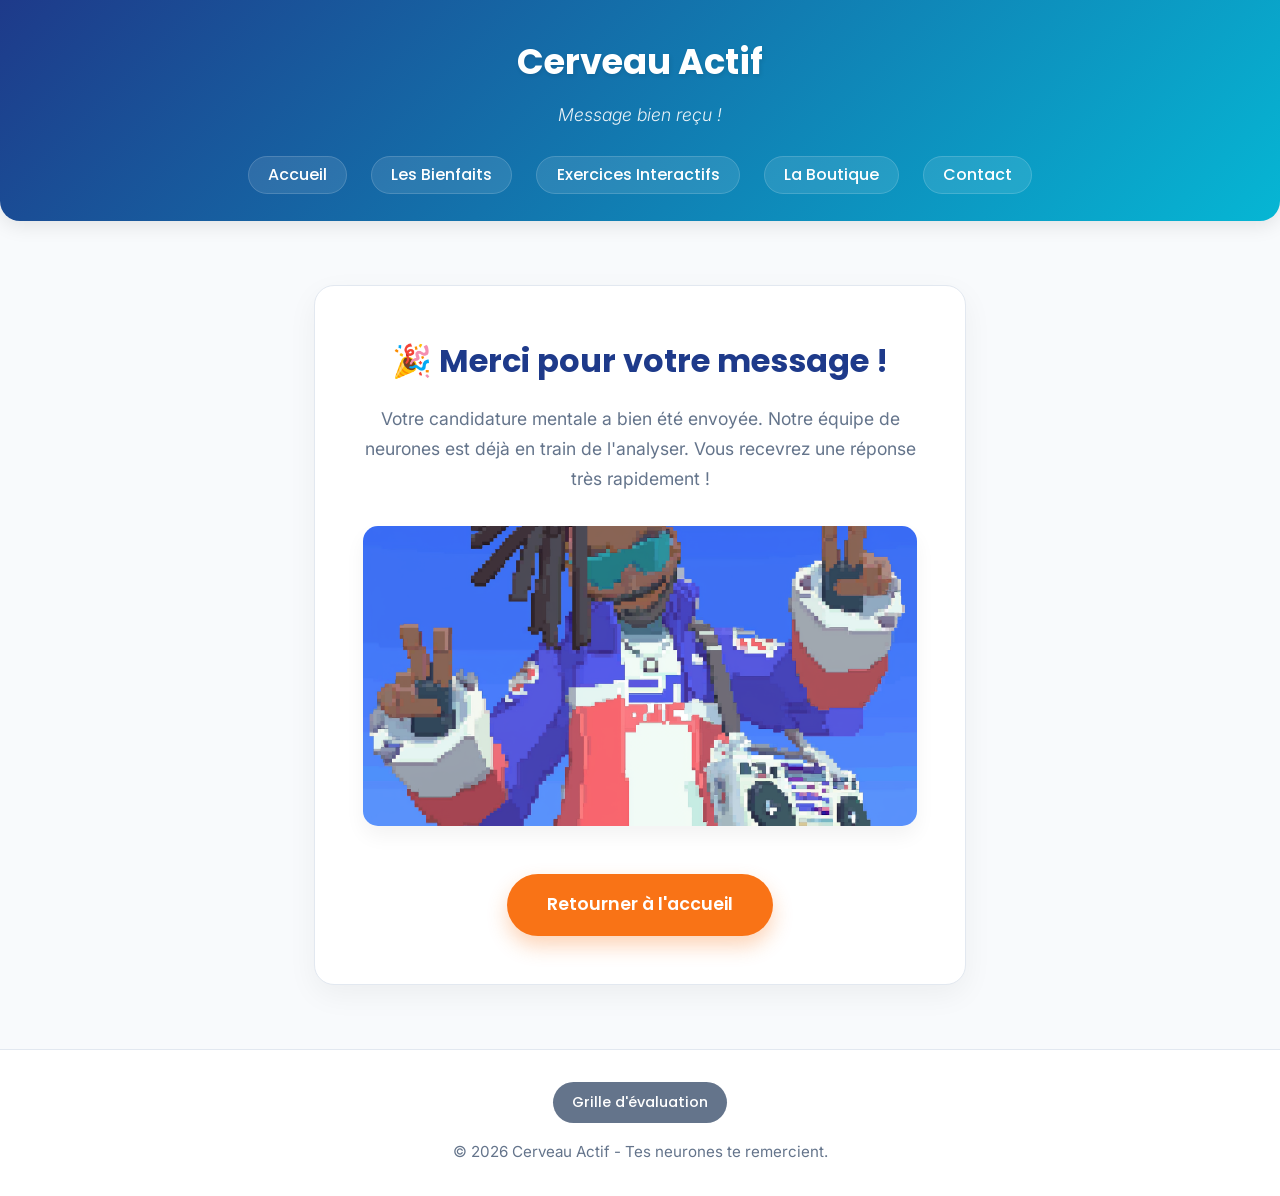
<file: merci.html>
<!DOCTYPE html>
<html lang="fr">
<head>
    <meta charset="UTF-8">
    <meta name="viewport" content="width=device-width, initial-scale=1.0">
    <title>Cerveau Actif | Merci !</title>
    <link rel="stylesheet" href="style/merci.css">
</head>
<body>

    <a href="#contenu-principal" class="sr-only">Aller au contenu principal</a>

    <header>
        <h1>Cerveau Actif</h1>
        <p><em>Message bien reçu !</em></p>
        <nav aria-label="Navigation principale">
            <ul>
                <li><a href="index.html">Accueil</a></li>
                <li><a href="bienfaits.html">Les Bienfaits</a></li>
                <li><a href="exercices.html">Exercices Interactifs</a></li>
                <li><a href="boutique.html">La Boutique</a></li>
                <li><a href="contact.html">Contact</a></li>
            </ul>
        </nav>
    </header>

    <main id="contenu-principal">
        <article class="merci-card">
            <h2>🎉 Merci pour votre message !</h2>
            <p>Votre candidature mentale a bien été envoyée. Notre équipe de neurones est déjà en train de l'analyser. Vous recevrez une réponse très rapidement !</p>
            
            <figure class="merci-figure">
                <img src="images/npc.png" alt="Une personne souriante et détendue qui profite des bienfaits de l'agilité cognitive" loading="lazy">
            </figure>

            <div class="cta-container">
                <a href="index.html" class="btn-retour">Retourner à l'accueil</a>
            </div>
        </article>
    </main>

    <footer>
        <a href="documents/Bekono_Sophie_wpb_grille_evaluation.docx" download class="download-link"> Grille d'évaluation</a>
        <p>&copy; 2026 Cerveau Actif - Tes neurones te remercient.</p>
    </footer>

</body>
</html>
</file>
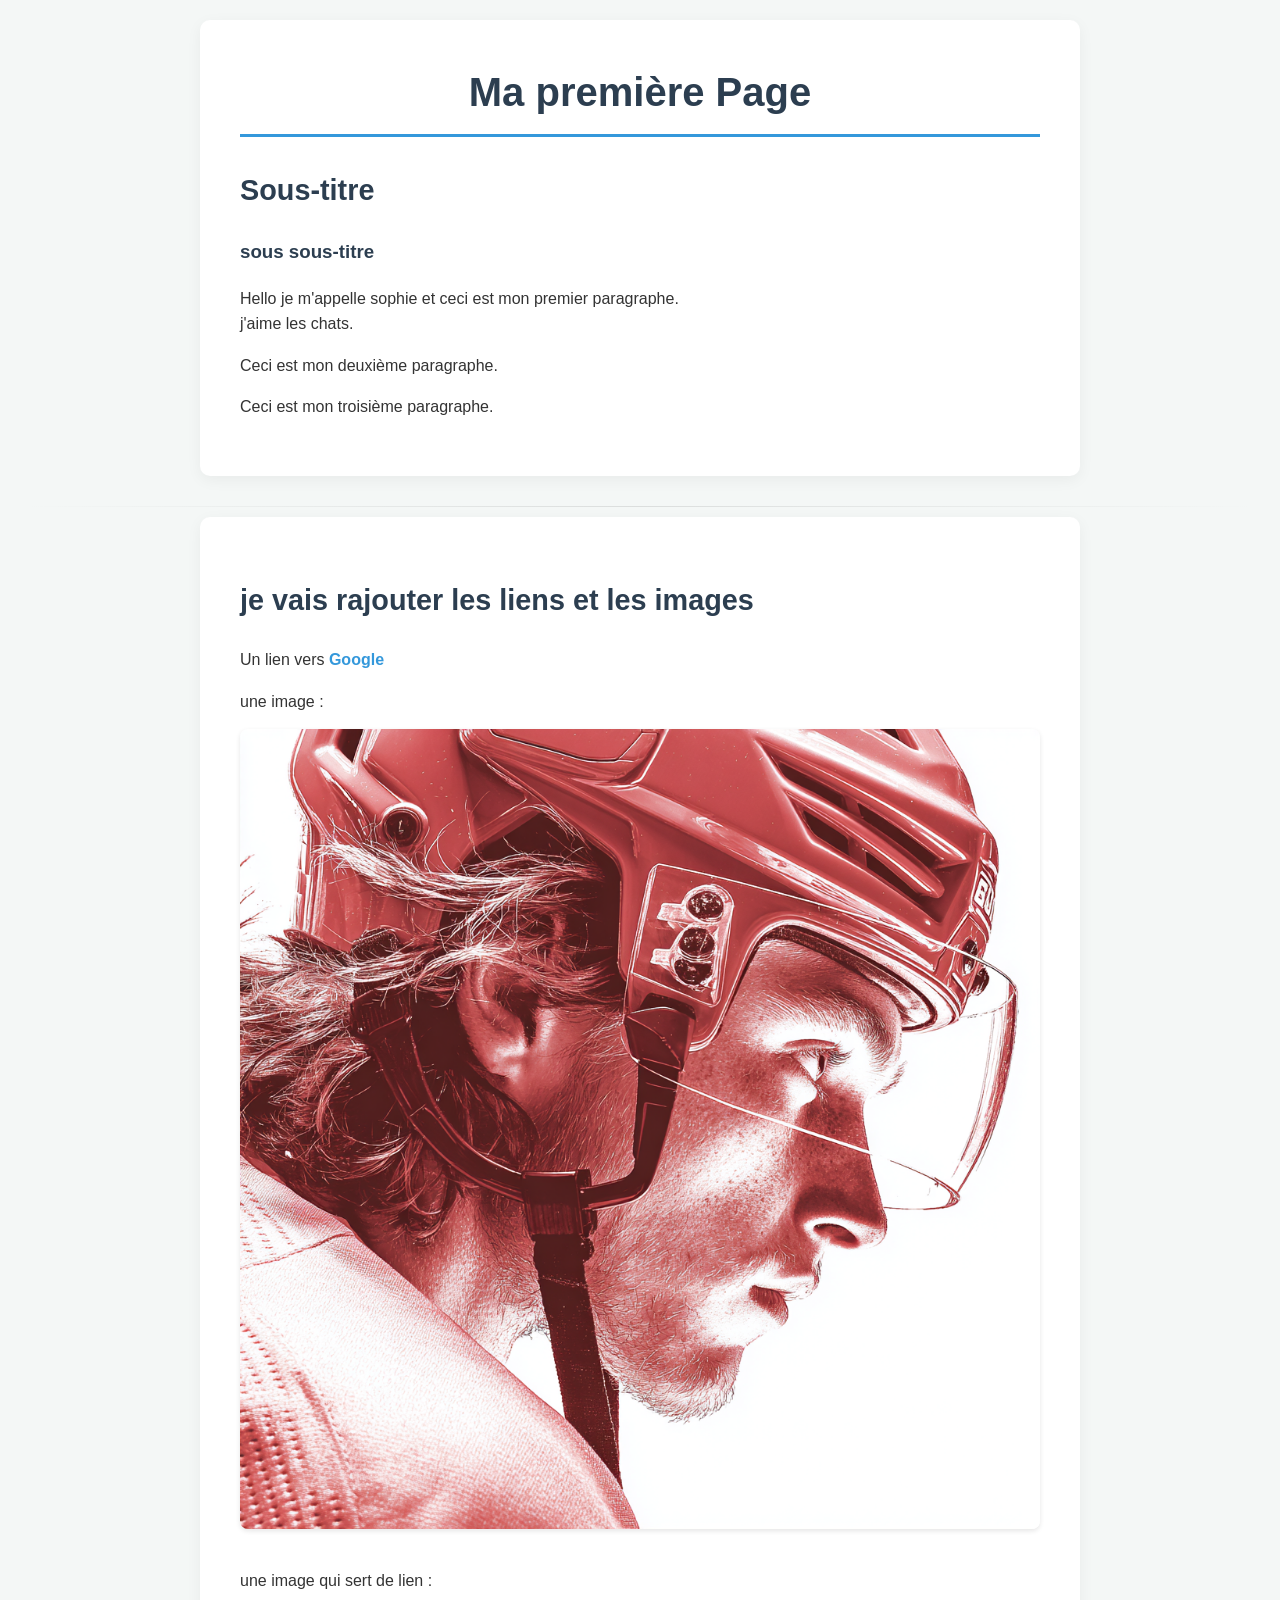
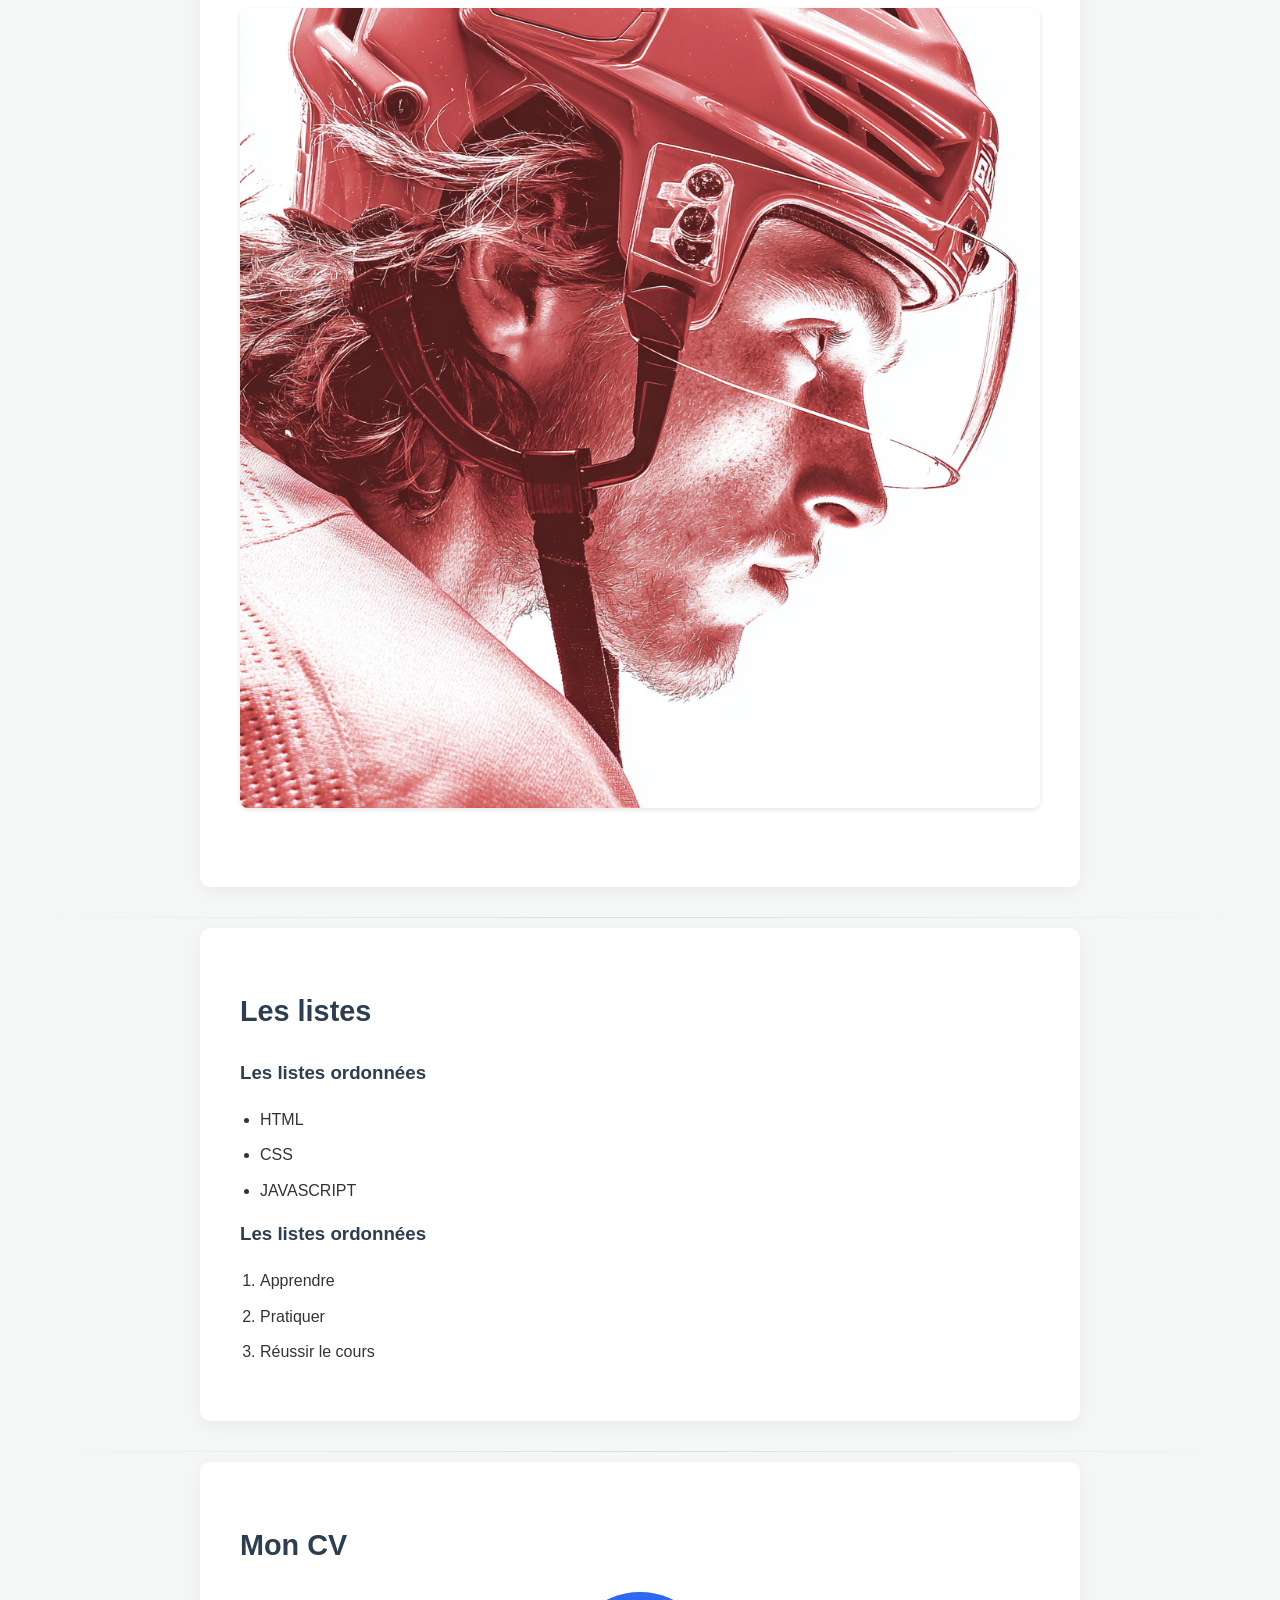
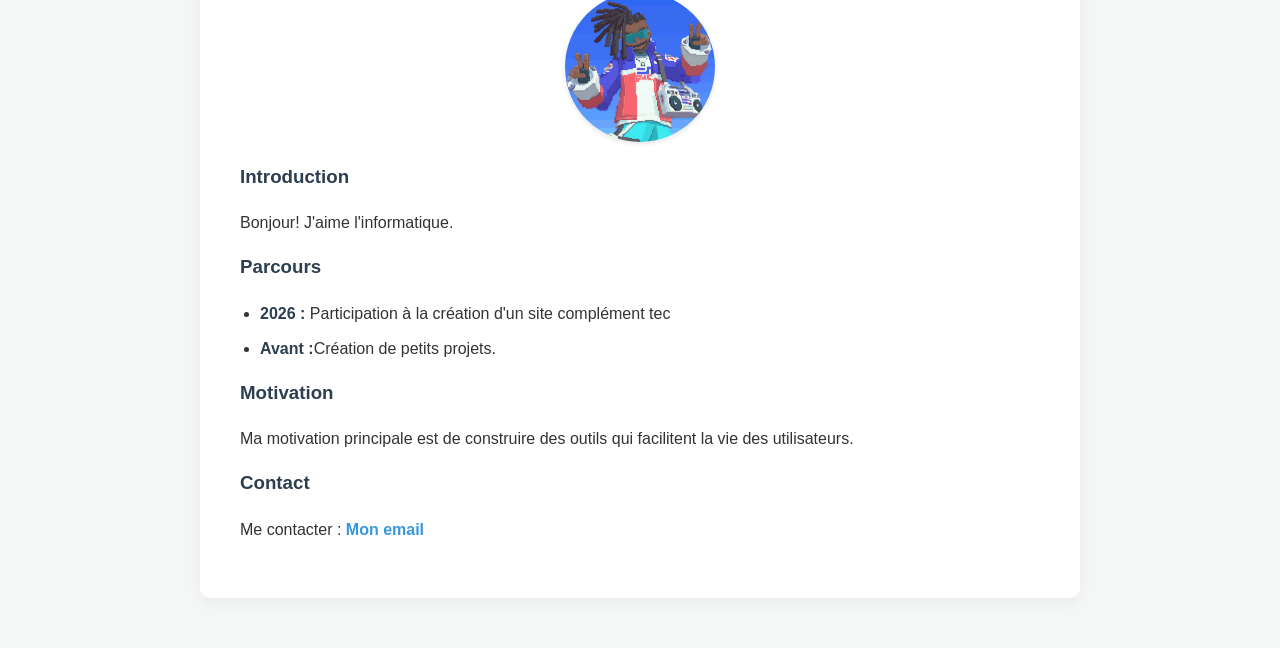
<file: exercices/base-html.html>
<!DOCTYPE html>
<html lang="fr">
<head>
    <meta charset="UTF-8">
    <meta name="viewport" content="width=device-width, initial-scale=1.0">
    <title>ma première page</title>
    <link rel="stylesheet" href="normalize.css">
    <link rel="stylesheet" href="style.css">
</head>
<body>
    <section>
        <h1> Ma première Page</h1>
        <h2>Sous-titre</h2>
        <h3>sous sous-titre</h3>
         <p> Hello je m'appelle sophie et ceci est mon premier paragraphe.<br> j'aime les chats.</p>
         <p>Ceci est mon deuxième paragraphe.</p>
         <p>Ceci est mon troisième paragraphe.</p>
    </section>
    <hr>
   <section>
    <h2> je vais rajouter les liens et les images</h2>
    <p>Un lien vers <a href="https://busmalin.be/" target="_blank">Google</a> </p>
    <p>une image :<br>
        <img src="images/hockey.png" alt="hockey">
    </p>
    <p>une image qui sert de lien :<br>
        <a href="https://busmalin.be/">
            <img src="images/hockey.png" alt="Cliquez sur ce joueur pour aller sur google">
        </a>
    </p>
   </section>
   <hr>
   <section>
    <h2>Les listes</h2>
    <h3>Les listes ordonnées</h3>
    <ul>
        <li>HTML</li>
        <li>CSS</li>
        <li>JAVASCRIPT</li>
    </ul>

    <h3>Les listes ordonnées</h3>
    <ol>
        <li>Apprendre</li>
        <li>Pratiquer</li>
        <li>Réussir le cours</li>
    </ol>
   </section>
   <hr>

   <section>
    <h2>Mon CV</h2>
    <img src="images/npc.png" alt="Mon avatar">
    <h3>Introduction</h3>
    <p>Bonjour! J'aime l'informatique.</p>

    <h3>Parcours</h3>
    <ul>
        <li><strong>2026 : </strong> Participation à la création d'un site complément tec</li>
        <li><strong>Avant :</strong>Création de petits projets.</li>
    </ul>

    <h3>Motivation</h3>
    <p>Ma motivation principale est de construire des outils qui facilitent la vie des utilisateurs.</p>

    <h3>Contact</h3>
    <p>Me contacter : <a href="bekonorosy0@gmail.com">Mon email</a></p>
   
   </section>
</body>
</html>
</file>
<file: style/home.css>
/* =========================================
   1. POLICES ET VARIABLES
========================================= */
@import url('https://fonts.googleapis.com/css2?family=Inter:wght@300;400;600&family=Poppins:wght@500;700&display=swap');

:root {
    --primary-gradient: linear-gradient(135deg, #1e3a8a, #06b6d4);
    --text-main: #334155;
    --text-light: #64748b;
    --accent-color: #f97316; /* Orange dynamique */
    --bg-color: #f8fafc;
    --card-bg: #ffffff;
}

/* =========================================
   2. RESET ET BASE
========================================= */
* {
    margin: 0;
    padding: 0;
    box-sizing: border-box;
}

body {
    font-family: 'Inter', sans-serif;
    background-color: var(--bg-color);
    color: var(--text-main);
    line-height: 1.7;
    overflow-x: hidden;
}


hr {
    display: none;
}

.sr-only:not(:focus) {
    clip: rect(0, 0, 0, 0);
    clip-path: inset(50%);
    height: 1px;
    overflow: hidden;
    position: absolute;
    white-space: nowrap;
    width: 1px;
}

/* =========================================
   3. ANIMATIONS
========================================= */
@keyframes slideDown {
    from { opacity: 0; transform: translateY(-30px); }
    to { opacity: 1; transform: translateY(0); }
}

@keyframes slideUp {
    from { opacity: 0; transform: translateY(40px); }
    to { opacity: 1; transform: translateY(0); }
}

@keyframes float {
    0% { transform: translateY(0px); }
    50% { transform: translateY(-5px); }
    100% { transform: translateY(0px); }
}

/* =========================================
   4. EN-TÊTE (HEADER) ET NAVIGATION
========================================= */
header {
    background: var(--primary-gradient); 
    color: white; 
    padding: 2rem; 
    text-align: center;
    border-bottom-left-radius: 20px; 
    border-bottom-right-radius: 20px; 
    box-shadow: 0 4px 20px rgba(0, 0, 0, 0.1);
}

header h1 { 
    font-family: 'Poppins', sans-serif; 
    font-size: 2.2rem; 
    margin-bottom: 0.5rem; 
    text-shadow: 1px 2px 4px rgba(0, 0, 0, 0.1); 
}

header p { 
    font-size: 1.1rem; 
    opacity: 0.9; 
    margin-bottom: 2rem; 
    font-weight: 300; 
}

nav ul { 
    list-style: none; 
    display: flex; 
    justify-content: center; 
    align-items: center; 
    gap: 1.5rem; 
    flex-wrap: wrap; 
}

nav a {
    color: white; 
    text-decoration: none; 
    font-family: 'Poppins', sans-serif; 
    font-weight: 500; 
    font-size: 1rem;
    padding: 0.4rem 1.2rem; 
    border-radius: 50px; 
    background: rgba(255, 255, 255, 0.1); 
    backdrop-filter: blur(5px);
    transition: all 0.3s ease; 
    border: 1px solid rgba(255, 255, 255, 0.15);
}

nav a:hover, nav a[aria-current="page"] { 
    background: white; 
    color: #1e3a8a; 
    transform: translateY(-2px); 
    box-shadow: 0 4px 10px rgba(0, 0, 0, 0.1); 
}

/* =========================================
   5. CONTENU PRINCIPAL (MAIN & ARTICLE)
========================================= */
main {
    max-width: 900px;
    margin: -2rem auto 3rem;
    padding: 0 1.5rem;
    position: relative;
    z-index: 10;
    animation: slideUp 1s ease-out 0.3s forwards;
    opacity: 0;
}

article {
    background: var(--card-bg);
    padding: 3rem;
    border-radius: 20px;
    box-shadow: 0 20px 40px rgba(0, 0, 0, 0.05);
}

h2, .section-titre {
    font-family: 'Poppins', sans-serif;
    color: #1e3a8a;
    font-size: 2.2rem;
    margin-bottom: 1.5rem;
    position: relative;
    display: inline-block;
}

h2::after, .section-titre::after {
    content: '';
    position: absolute;
    bottom: -5px;
    left: 0;
    width: 60px;
    height: 4px;
    background-color: var(--accent-color);
    border-radius: 2px;
}

.section-titre {
    display: block;
    text-align: center;
}

.section-titre::after {
    left: 50%;
    transform: translateX(-50%);
}

/* =========================================
   6. TYPOGRAPHIE ET ELEMENTS DE TEXTE
========================================= */
p {
    font-size: 1.1rem;
    margin-bottom: 1.5rem;
}

strong {
    color: var(--accent-color);
    font-weight: 600;
}

time {
    font-weight: 600;
    color: #06b6d4;
}

blockquote {
    background: #f0fdfa;
    border-left: 5px solid #06b6d4;
    padding: 1.5rem 2rem;
    margin: 2rem 0;
    border-radius: 0 15px 15px 0;
    font-size: 1.2rem;
    font-style: italic;
    color: #0f766e;
    position: relative;
}

blockquote p {
    margin-bottom: 0;
}

blockquote::before {
    content: '"';
    position: absolute;
    top: -10px;
    left: 10px;
    font-size: 4rem;
    font-family: Georgia, serif;
    color: rgba(6, 182, 212, 0.2);
}

/* =========================================
   7. LISTES (EFFET CERVEAU)
========================================= */
ul {
    list-style: none;
    margin: 2rem 0;
    padding-left: 1rem;
}

article ul li {
    font-size: 1.1rem;
    margin-bottom: 1rem;
    padding-left: 2.5rem;
    position: relative;
    font-weight: 500;
}

article ul li::before {
    content: '🧠';
    position: absolute;
    left: 0;
    top: 50%;
    transform: translateY(-50%);
    font-size: 1.3rem;
    animation: float 3s ease-in-out infinite;
}

article ul li:nth-child(2)::before { animation-delay: 0.5s; }
article ul li:nth-child(3)::before { animation-delay: 1s; }

/* =========================================
   8. IMAGE, VIDÉO ET FIGURE (Générales)
========================================= */
figure {
    margin: 2rem 0 0 0;
}

/* On ajoute "video" ici pour lui donner le même design que l'image */
img, video {
    border-radius: 15px;
    box-shadow: 0 15px 30px rgba(0, 0, 0, 0.1);
    transition: transform 0.4s ease, box-shadow 0.4s ease;
    width: 100%;
    height: 350px;
    object-fit: cover;
    object-position: center 20%;
    background: linear-gradient(135deg, #e2e8f0, #cbd5e1);
    display: block;
}

img:hover, video:hover {
    transform: scale(1.02);
    box-shadow: 0 20px 40px rgba(0, 0, 0, 0.15);
}
/* =========================================
   BOUTONS (CTA) ET LIENS IMPORTANTS
========================================= */
.cta-group {
    display: flex;
    gap: 1rem;
    margin: 1.5rem 0 2.5rem 0;
    flex-wrap: wrap;
}

.btn-cta {
    display: inline-block;
    background: var(--accent-color);
    color: white;
    font-family: 'Poppins', sans-serif;
    font-weight: 600;
    font-size: 1.1rem;
    text-decoration: none;
    padding: 1rem 2.5rem;
    border-radius: 50px;
    box-shadow: 0 10px 20px rgba(249, 115, 22, 0.3);
    transition: all 0.3s cubic-bezier(0.165, 0.84, 0.44, 1);
    text-align: center;
}

.btn-cta:hover {
    transform: translateY(-4px);
    background: #ea580c;
    box-shadow: 0 15px 30px rgba(249, 115, 22, 0.4);
    color: white;
}

.btn-secondary {
    background: #64748b;
    box-shadow: 0 10px 20px rgba(100, 116, 139, 0.3);
}

.btn-secondary:hover {
    background: #475569;
    box-shadow: 0 15px 30px rgba(100, 116, 139, 0.4);
}
/* =========================================
   10. BOUTIQUE (Aperçu - Produit Vedette)
========================================= */
.boutique-preview-section {
    margin-top: 4rem;
    padding-top: 2rem;
}

.produit-vedette-container {
    display: flex;
    justify-content: center; /* Centre la carte horizontalement */
    margin-top: 2rem;
}

.produit-vedette-container .product-card {
    max-width: 350px; /* Empêche la carte de devenir géante sur grand écran */
    width: 100%;
}

.product-card {
    background: var(--card-bg);
    border-radius: 15px;
    box-shadow: 0 10px 30px rgba(0, 0, 0, 0.05);
    overflow: hidden;
    display: flex;
    flex-direction: column;
    border: 1px solid #e2e8f0;
    transition: transform 0.3s ease, box-shadow 0.3s ease;
}

.product-card:hover {
    transform: translateY(-8px);
    box-shadow: 0 15px 35px rgba(0, 0, 0, 0.1);
    border-color: #06b6d4;
}

.product-image img {
    height: 250px; /* Un peu plus grand puisqu'il est tout seul ! */
    border-radius: 15px 15px 0 0;
    box-shadow: none;
}

.product-image img:hover {
    transform: scale(1);
}

.product-body {
    padding: 1.5rem;
    display: flex;
    flex-direction: column;
    flex-grow: 1;
    text-align: center; /* Centre le texte pour un rendu plus harmonieux */
}

.product-body h4 {
    font-family: 'Poppins', sans-serif;
    color: #1e3a8a;
    font-size: 1.3rem;
    margin-bottom: 0.5rem;
}

.product-body p {
    font-size: 0.95rem;
    color: var(--text-light);
    margin-bottom: 1.5rem;
}

.product-price {
    font-weight: 700;
    color: var(--accent-color);
    font-size: 1.5rem;
    margin-top: auto;
    margin-bottom: 1rem;
}

.btn-product {
    background: var(--primary-gradient);
    color: white;
    text-align: center;
    padding: 0.8rem;
    border-radius: 50px;
    text-decoration: none;
    font-weight: 600;
    font-family: 'Poppins', sans-serif;
    transition: opacity 0.3s ease, transform 0.3s ease;
}

.btn-product:hover {
    opacity: 0.9;
    color: white;
    transform: translateY(-2px);
}

/* =========================================
   11. SECTION AVIS (Témoignages)
========================================= */
.temoignages-section {
    margin-top: 4rem;
    padding-top: 3rem;
    border-top: 1px solid #e2e8f0;
}

.cards-container {
    display: flex;
    flex-wrap: wrap;
    gap: 2rem;
    justify-content: center;
}

.card {
    position: relative;
    background-color: var(--card-bg);
    padding: 1.5em;
    z-index: 5;
    box-shadow: 0 10px 30px rgba(0, 0, 0, 0.05);
    border: 1px solid #e2e8f0;
    border-radius: 15px;
    max-width: 320px;
    transition: 300ms ease-in-out;
}

.card:hover {
    transform: translateY(-5px);
    box-shadow: 0 15px 35px rgba(0, 0, 0, 0.1);
    border-color: #06b6d4;
}

.username {
    color: var(--accent-color);
    font-size: 0.9em;
    font-weight: 600;
    margin-top: 10px;
    display: block;
}

.body { display: flex; flex-direction: column; }
.body .text { margin: 0; white-space: pre-line; color: var(--text-main); font-weight: 400; line-height: 1.6; font-style: italic; }

.footer { position: relative; width: 100%; color: var(--text-light); font-size: 12px; display: flex; align-items: center; justify-content: space-between; margin-top: 15px; padding-top: 15px; border-top: 1px solid #f1f5f9; }
.footer > div { display: flex; }
.footer div div { margin-right: 1rem; height: 20px; display: flex; align-items: center; cursor: pointer; transition: color 0.2s ease; }
.footer div div:hover { color: #06b6d4; }
.footer div div:hover svg { stroke: #06b6d4; }
.footer svg { margin-right: 5px; height: 100%; stroke: var(--text-light); transition: stroke 0.2s ease; }
.viewer { display: flex; }
.viewer span { height: 24px; width: 24px; background-color: #06b6d4; margin-right: -8px; border-radius: 50%; border: 2px solid #fff; display: flex; align-items: center; justify-content: center; font-weight: bold; font-size: 9px; color: #fff; box-shadow: 0 2px 5px rgba(0,0,0,0.1); }
.viewer span svg { stroke: #fff; height: 12px; margin: 0; }

/* =========================================
   12. PIED DE PAGE (FOOTER)
========================================= */
footer { text-align: center; padding: 2rem; background: #ffffff; color: var(--text-light); font-size: 0.95rem; border-top: 1px solid #e2e8f0; margin-top: auto; display: flex; flex-direction: column; gap: 1rem; align-items: center; }

footer a {
    color: white; background: #64748b; padding: 0.5rem 1.2rem; border-radius: 50px; text-decoration: none; font-weight: 500; font-family: 'Poppins', sans-serif; font-size: 0.9rem; transition: background 0.3s;
}

footer a:hover { background: #475569; }

/* =========================================
   13. ÉCRAN DE CHARGEMENT (SPLASH SCREEN)
========================================= */
#splash-screen {
    position: fixed;
    inset: 0;
    background-color: var(--bg-color);
    z-index: 9999;
    display: flex;
    flex-direction: column;
    justify-content: center;
    align-items: center;
    gap: 3rem;
    animation: fadeOutSplashScreen 0.5s ease-in forwards 2.5s;
    pointer-events: none;
}

.loader-text {
    font-family: 'Poppins', sans-serif;
    color: #1e3a8a;
    font-weight: 600;
    font-size: 1.2rem;
    animation: pulseText 1.5s infinite;
}

@keyframes fadeOutSplashScreen {
    to { opacity: 0; visibility: hidden; }
}

@keyframes pulseText {
    0%, 100% { opacity: 0.5; }
    50% { opacity: 1; }
}

.loader { scale: 3; height: 50px; width: 40px; }
.box { position: relative; opacity: 0; left: 10px; }
.side-left { position: absolute; background-color: #1e3a8a; width: 19px; height: 5px; transform: skew(0deg, -25deg); top: 14px; left: 10px; }
.side-right { position: absolute; background-color: #0284c7; width: 19px; height: 5px; transform: skew(0deg, 25deg); top: 14px; left: -9px; }
.side-top { position: absolute; background-color: #06b6d4; width: 20px; height: 20px; rotate: 45deg; transform: skew(-20deg, -20deg); }

.box-1 { animation: from-left 4s infinite; }
.box-2 { animation: from-right 4s infinite; animation-delay: 1s; }
.box-3 { animation: from-left 4s infinite; animation-delay: 2s; }
.box-4 { animation: from-right 4s infinite; animation-delay: 3s; }

@keyframes from-left {
    0% { z-index: 20; opacity: 0; translate: -20px -6px; }
    20% { z-index: 10; opacity: 1; translate: 0px 0px; }
    40% { z-index: 9; translate: 0px 4px; }
    60% { z-index: 8; translate: 0px 8px; }
    80% { z-index: 7; opacity: 1; translate: 0px 12px; }
    100% { z-index: 5; translate: 0px 30px; opacity: 0; }
}

@keyframes from-right {
    0% { z-index: 20; opacity: 0; translate: 20px -6px; }
    20% { z-index: 10; opacity: 1; translate: 0px 0px; }
    40% { z-index: 9; translate: 0px 4px; }
    60% { z-index: 8; translate: 0px 8px; }
    80% { z-index: 7; opacity: 1; translate: 0px 12px; }
    100% { z-index: 5; translate: 0px 30px; opacity: 0; }
}

/* =========================================
   14. MEDIA QUERIES (RESPONSIVE DESIGN)
========================================= */
/* Pour les tablettes et smartphones (écrans de moins de 768px de large) */
@media screen and (max-width: 768px) {
   
  
   header { 
        padding: 1.5rem; 
        border-bottom-left-radius: 15px; 
        border-bottom-right-radius: 15px; 
    }
    
    header h1 { font-size: 1.8rem; }
    
    nav ul { 
        flex-direction: column; 
        gap: 0.8rem; 
        width: 100%; 
    }
    
    nav li {
        width: 100%;
    }

    nav a { 
        display: block;        
        width: 100%;          
        text-align: center;    
        box-sizing: border-box; 
    }


    /* La boîte principale prend moins de marge et de padding */
    main {
        margin-top: -1.5rem;
        padding: 0 1rem;
    }

    article {
        padding: 1.5rem;
    }

    h2, .section-titre {
        font-size: 1.6rem;
    }

    /* Les boutons CTA prennent 100% de la largeur sur mobile */
   .cta-group {
        flex-direction: column;
        gap: 1rem;
    }

    .btn-cta {
        width: 100%;
        margin: 0;
    }

    /* L'image héroïque prend moins de hauteur */
    img {
        height: 250px;
    }

    /* Le bloc de citation devient un peu plus compact */
    blockquote {
        padding: 1rem 1.5rem;
        font-size: 1.1rem;
    }
    
    blockquote::before {
        font-size: 3rem;
        top: -5px;
        left: 5px;
    }
}
</file>
<file: style/bienfaits.css>
/* =========================================
   1. VARIABLES ET BASE
========================================= */
@import url('https://fonts.googleapis.com/css2?family=Inter:wght@300;400;600&family=Poppins:wght@500;700&display=swap');

:root {
    --primary-gradient: linear-gradient(135deg, #1e3a8a, #06b6d4);
    --text-main: #334155;
    --text-light: #64748b;
    --accent-color: #f97316;
    --bg-color: #f8fafc;
    --card-bg: #ffffff;
}

* { margin: 0; padding: 0; box-sizing: border-box; }
body { font-family: 'Inter', sans-serif; background-color: var(--bg-color); color: var(--text-main); line-height: 1.7; display: flex; flex-direction: column; min-height: 100vh; }
.sr-only:not(:focus) { clip: rect(0, 0, 0, 0); clip-path: inset(50%); height: 1px; overflow: hidden; position: absolute; white-space: nowrap; width: 1px; }

/* =========================================
   2. EN-TÊTE ET NAVIGATION 
========================================= */
header {
    background: var(--primary-gradient); color: white; padding: 2rem; text-align: center;
    border-bottom-left-radius: 20px; border-bottom-right-radius: 20px; box-shadow: 0 4px 20px rgba(0, 0, 0, 0.1);
}
header h1 { font-family: 'Poppins', sans-serif; font-size: 2.2rem; margin-bottom: 0.5rem; text-shadow: 1px 2px 4px rgba(0, 0, 0, 0.1); }
header p { font-size: 1.1rem; opacity: 0.9; margin-bottom: 2rem; font-weight: 300; }

nav ul { list-style: none; display: flex; justify-content: center; gap: 1.5rem; flex-wrap: wrap; }
nav a {
    color: white; text-decoration: none; font-family: 'Poppins', sans-serif; font-weight: 500; font-size: 1rem;
    padding: 0.4rem 1.2rem; border-radius: 50px; background: rgba(255, 255, 255, 0.1); backdrop-filter: blur(5px);
    transition: all 0.3s ease; border: 1px solid rgba(255, 255, 255, 0.15);
}
nav a:hover, nav a[aria-current="page"] { background: white; color: #1e3a8a; transform: translateY(-2px); box-shadow: 0 4px 10px rgba(0, 0, 0, 0.1); }

/* =========================================
   3. CONTENU PRINCIPAL & HERO
========================================= */
main { max-width: 1100px; margin: 0 auto; padding: 4rem 1.5rem; display: block; flex: 1; }

h2, h3 { font-family: 'Poppins', sans-serif; color: #1e3a8a; text-align: center; }

.hero-bienfaits { text-align: center; margin-bottom: 4rem; }
.hero-bienfaits h2 { font-size: 2.5rem; margin-bottom: 1.5rem; display: inline-block; position: relative; }
.hero-bienfaits h2::after { content: ''; position: absolute; bottom: -10px; left: 50%; transform: translateX(-50%); width: 80px; height: 4px; background-color: var(--accent-color); border-radius: 2px; }
.hero-bienfaits p { font-size: 1.15rem; max-width: 800px; margin: 0 auto; color: var(--text-light); text-align: center;  }

/* =========================================
   4. BANDEAU STATISTIQUES
========================================= */
.stats-banner {
    display: flex; justify-content: space-around; align-items: center;
    background: var(--card-bg); padding: 2.5rem 1rem; border-radius: 20px;
    box-shadow: 0 10px 30px rgba(0, 0, 0, 0.05); margin-bottom: 5rem; flex-wrap: wrap; gap: 2rem;
    border: 1px solid rgba(226, 232, 240, 0.8);
}
.stat-item { text-align: center; }
.stat-number { display: block; font-family: 'Poppins', sans-serif; font-size: 3rem; font-weight: 700; color: var(--accent-color); line-height: 1; margin-bottom: 0.5rem; }
.stat-label { font-size: 1rem; color: var(--text-light); font-weight: 500; text-transform: uppercase; letter-spacing: 1px; }

/* =========================================
   5. SECTION ZIGZAG (Mise en page alternée)
========================================= */
.zigzag-section { margin-bottom: 5rem; }
.zigzag-row { display: flex; align-items: center; gap: 4rem; margin-bottom: 4rem; }
.zigzag-row.reverse { flex-direction: row-reverse; }

.zigzag-content { flex: 1; }
.zigzag-content h3 { font-size: 1.8rem; margin-bottom: 1rem; color: #06b6d4; }
.zigzag-content p { font-size: 1.1rem; margin-bottom: 1.5rem; }

.check-list { list-style: none; padding: 0; margin: 0; }
.check-list li { position: relative; padding-left: 2rem; margin-bottom: 0.8rem; font-weight: 500; }
.check-list li::before { content: '✓'; position: absolute; left: 0; top: 0; color: var(--accent-color); font-weight: bold; font-size: 1.2rem; }

.zigzag-image { flex: 1; }
.image-placeholder { width: 100%; height: 350px; border-radius: 20px; display: flex; justify-content: center; align-items: center; font-size: 6rem; box-shadow: 0 20px 40px rgba(0,0,0,0.1); transition: transform 0.3s ease; }
.image-placeholder:hover { transform: scale(1.02) rotate(-1deg); }
.gradient-1 { background: linear-gradient(135deg, #f0fdfa, #cffafe); }
.gradient-2 { background: linear-gradient(135deg, #fff7ed, #ffedd5); }


/* =========================================
   SECTION MULTIMÉDIA
========================================= */
.multimedia-section { margin-bottom: 5rem; }

.media-container {
    display: flex;
    flex-wrap: wrap;
    gap: 2rem;
    justify-content: center;
}

.media-card {
    background: var(--card-bg);
    padding: 2rem;
    border-radius: 20px;
    box-shadow: 0 10px 30px rgba(0, 0, 0, 0.05);
    border: 1px solid #e2e8f0;
    flex: 1;
    min-width: 300px;
    max-width: 500px;
}

.media-card h3 {
    font-size: 1.2rem;
    margin-bottom: 1.5rem;
    color: #1e3a8a;
    text-align: left;
}

video {
    border-radius: 10px;
    box-shadow: 0 5px 15px rgba(0,0,0,0.1);
}

.audio-wrapper {
    background: #f8fafc;
    padding: 1.5rem;
    border-radius: 10px;
    text-align: center;
}

audio {
    width: 100%;
    margin-top: 1rem;
}

/* =========================================
   6. FAQ INTERACTIVE (Accordéon)
========================================= */
.faq-section { max-width: 800px; margin: 0 auto 5rem; }
.faq-section h2 { text-align: center; margin-bottom: 0.5rem; display: block; position: relative; }
.faq-section h2::after { display: none; }
.faq-intro { text-align: center; color: var(--text-light); margin-bottom: 2.5rem; }

.faq-container details { background: var(--card-bg); border-radius: 12px; margin-bottom: 1rem; box-shadow: 0 4px 6px rgba(0,0,0,0.02); border: 1px solid #e2e8f0; overflow: hidden; }
.faq-container summary::-webkit-details-marker { display: none; }
.faq-container summary { padding: 1.5rem; font-family: 'Poppins', sans-serif; font-weight: 600; font-size: 1.1rem; cursor: pointer; list-style: none; display: flex; justify-content: space-between; align-items: center; color: #1e3a8a; transition: background 0.3s ease; }
.faq-container summary:hover { background: #f8fafc; }
.faq-container summary .icon { font-size: 1.5rem; color: var(--accent-color); font-weight: 300; transition: transform 0.3s ease; }
.faq-container details[open] summary .icon { transform: rotate(45deg); }
.faq-container details p { padding: 0 1.5rem 1.5rem; margin: 0; color: var(--text-light); border-top: 1px solid #f1f5f9; padding-top: 1rem; }

/* =========================================
   7. APPEL À L'ACTION & FOOTER
========================================= */
.cta-section { text-align: center; background: #ffffff; padding: 3rem; border-radius: 20px; box-shadow: 0 10px 30px rgba(0, 0, 0, 0.05); border: 1px solid rgba(226, 232, 240, 0.8); }
.cta-section h3 { font-size: 1.8rem; margin-bottom: 1.5rem; }
.cta-group { display: flex; justify-content: center; gap: 1.5rem; flex-wrap: wrap; }
.btn-cta { display: inline-block; background: var(--accent-color); color: white; font-family: 'Poppins', sans-serif; font-weight: 600; text-decoration: none; padding: 1rem 2.5rem; border-radius: 50px; transition: all 0.3s ease; box-shadow: 0 10px 20px rgba(249, 115, 22, 0.3); }
.btn-cta:hover { background: #ea580c; transform: translateY(-3px); box-shadow: 0 15px 30px rgba(249, 115, 22, 0.4); color: white; }
.btn-secondary { background: #64748b; box-shadow: 0 10px 20px rgba(100, 116, 139, 0.3); }
.btn-secondary:hover { background: #475569; box-shadow: 0 15px 30px rgba(100, 116, 139, 0.4); }

footer { text-align: center; padding: 2rem; background: #ffffff; color: var(--text-light); font-size: 0.95rem; border-top: 1px solid #e2e8f0; margin-top: auto; display: flex; flex-direction: column; gap: 1rem; align-items: center; }

footer a {
    color: white; background: #64748b; padding: 0.5rem 1.2rem; border-radius: 50px; text-decoration: none; font-weight: 500; font-family: 'Poppins', sans-serif; font-size: 0.9rem; transition: background 0.3s;
}

footer a:hover { background: #475569; }

/* =========================================
   8. RESPONSIVE (MOBILES ET TABLETTES)
========================================= */
@media screen and (max-width: 768px) {
    header { padding: 1.5rem; border-bottom-left-radius: 15px; border-bottom-right-radius: 15px; }
    header h1 { font-size: 1.8rem; }
    nav ul { flex-direction: column; gap: 0.5rem; }
    nav a { display: block; }
    
    main { padding: 2rem 1rem; }
    .hero-bienfaits h2 { font-size: 2rem; }
    
    .stats-banner { flex-direction: column; gap: 2rem; }
    
    /* Sur mobile, on annule le zigzag pour tout empiler */
    .zigzag-row, .zigzag-row.reverse { flex-direction: column; gap: 2rem; }
    .image-placeholder { height: 250px; }
    
    .cta-group { flex-direction: column; }
    .btn-cta { width: 100%; text-align: center; }
}
</file>
<file: style/boutique.css>
/* =========================================
   1. VARIABLES ET BASE
========================================= */
@import url('https://fonts.googleapis.com/css2?family=Inter:wght@300;400;600&family=Poppins:wght@500;700&display=swap');

:root {
    --primary-gradient: linear-gradient(135deg, #1e3a8a, #06b6d4);
    --text-main: #334155;
    --text-light: #64748b;
    --accent-color: #f97316;
    --bg-color: #f8fafc;
    --card-bg: #ffffff;
}

* { margin: 0; padding: 0; box-sizing: border-box; }

body { 
    font-family: 'Inter', sans-serif; 
    background-color: var(--bg-color); 
    color: var(--text-main); 
    line-height: 1.7; 
    display: flex; 
    flex-direction: column; 
    min-height: 100vh; 
    overflow-x: hidden; /* Empêche le défilement horizontal à cause du panier caché */
}

/* =========================================
   2. EN-TÊTE (HEADER) ET NAVIGATION
========================================= */
header {
    background: var(--primary-gradient); color: white; padding: 2rem; text-align: center;
    border-bottom-left-radius: 20px; border-bottom-right-radius: 20px; box-shadow: 0 4px 20px rgba(0, 0, 0, 0.1);
}

header h1 { font-family: 'Poppins', sans-serif; font-size: 2.2rem; margin-bottom: 1.5rem; text-shadow: 1px 2px 4px rgba(0, 0, 0, 0.1); }

nav ul { list-style: none; display: flex; justify-content: center; align-items: center; gap: 1.5rem; flex-wrap: wrap; }

nav a {
    color: white; text-decoration: none; font-family: 'Poppins', sans-serif; font-weight: 500; font-size: 1rem;
    padding: 0.4rem 1.2rem; border-radius: 50px; background: rgba(255, 255, 255, 0.1); backdrop-filter: blur(5px);
    transition: all 0.3s ease; border: 1px solid rgba(255, 255, 255, 0.15);
}

nav a:hover, nav a[aria-current="page"] { background: white; color: #1e3a8a; transform: translateY(-2px); box-shadow: 0 4px 10px rgba(0, 0, 0, 0.1); }

/* Le bouton Panier dans la navigation */
.panier-btn {
    cursor: pointer;
    color: white;
    font-family: 'Poppins', sans-serif;
    font-weight: 600;
    font-size: 1rem;
    padding: 0.4rem 1.5rem;
    border-radius: 50px;
    background: var(--accent-color);
    box-shadow: 0 4px 10px rgba(249, 115, 22, 0.3);
    transition: all 0.3s ease;
    display: inline-block;
}

.panier-btn:hover {
    background: #ea580c;
    transform: translateY(-2px);
    box-shadow: 0 6px 15px rgba(249, 115, 22, 0.4);
}

/* =========================================
   3. CONTENU PRINCIPAL & TITRE
========================================= */
main { max-width: 1100px; margin: 0 auto; padding: 4rem 1.5rem; flex: 1; width: 100%; }

main h2 {
    font-family: 'Poppins', sans-serif; color: #1e3a8a; font-size: 2.5rem; text-align: center;
    margin-bottom: 3rem; position: relative;
}

main h2::after {
    content: ''; position: absolute; bottom: -10px; left: 50%; transform: translateX(-50%);
    width: 80px; height: 4px; background: var(--accent-color); border-radius: 2px;
}

/* =========================================
   4. LE CATALOGUE (CSS GRID)
========================================= */
.catalogue {
    display: grid;
    /* La grille s'adapte automatiquement à la taille de l'écran */
    grid-template-columns: repeat(auto-fit, minmax(280px, 1fr));
    gap: 2.5rem;
}

/* =========================================
   5. LES PRODUITS
========================================= */
.produit {
    background: var(--card-bg);
    padding: 2.5rem 2rem;
    border-radius: 20px;
    box-shadow: 0 10px 30px rgba(0, 0, 0, 0.05);
    border: 1px solid #e2e8f0;
    text-align: center;
    display: flex;
    flex-direction: column;
    transition: transform 0.3s ease, box-shadow 0.3s ease;
}

.produit:hover {
    transform: translateY(-8px);
    box-shadow: 0 20px 40px rgba(6, 182, 212, 0.15);
    border-color: #06b6d4;
}

.img-box {
    font-size: 4rem;
    margin-bottom: 1.5rem;
    background: #f1f5f9;
    width: 120px;
    height: 120px;
    margin-left: auto;
    margin-right: auto;
    display: flex;
    align-items: center;
    justify-content: center;
    border-radius: 50%;
}

.produit h3 { font-family: 'Poppins', sans-serif; color: #1e3a8a; font-size: 1.3rem; margin-bottom: 0.5rem; }
.produit p { color: var(--text-light); font-size: 0.95rem; margin-bottom: 1rem; flex-grow: 1; }

.prix {
    display: block; font-family: 'Poppins', sans-serif; font-size: 1.6rem;
    font-weight: 700; color: var(--accent-color); margin-bottom: 1.5rem;
}

.produit button {
    background: var(--primary-gradient); color: white; border: none;
    padding: 0.8rem 1.5rem; border-radius: 50px; font-weight: 600; font-family: 'Poppins', sans-serif;
    font-size: 1rem; cursor: pointer; transition: all 0.3s ease; width: 100%;
}

.produit button:hover { opacity: 0.9; transform: translateY(-2px); box-shadow: 0 5px 15px rgba(6, 182, 212, 0.3); }

/* =========================================
   6. LE PANIER LATÉRAL (CHECKBOX HACK)
========================================= */
/* On cache la checkbox visuellement */
.sr-only { position: absolute; width: 1px; height: 1px; padding: 0; margin: -1px; overflow: hidden; clip: rect(0,0,0,0); border: 0; }

.panier-overlay {
    position: fixed;
    top: 0; 
    right: -450px; /* Caché en dehors de l'écran par défaut */
    width: 400px; 
    height: 100vh; 
    background: var(--card-bg);
    z-index: 1000;
    box-shadow: -10px 0 30px rgba(0,0,0,0.1);
    transition: right 0.4s cubic-bezier(0.165, 0.84, 0.44, 1); /* Animation fluide */
}

/* C'est ici que la magie opère : quand la case est cochée, le panneau rentre dans l'écran */
#panier-toggle:checked ~ .panier-overlay { right: 0; }

.panier-content { padding: 3rem 2rem; display: flex; flex-direction: column; height: 100%; }
.panier-content h3 { font-family: 'Poppins', sans-serif; font-size: 1.8rem; color: #1e3a8a; border-bottom: 2px solid #e2e8f0; padding-bottom: 1rem; margin-bottom: 2rem; }
.panier-content p { color: var(--text-light); text-align: center; margin-top: 2rem; font-style: italic; }

.close-panier {
    margin-top: auto; /* Pousse le bouton de fermeture tout en bas */
    text-align: center; display: block; cursor: pointer;
    background: #f1f5f9; padding: 1rem; border-radius: 12px; color: var(--text-main);
    font-family: 'Poppins', sans-serif; font-weight: 600; transition: background 0.3s ease, color 0.3s ease;
}

.close-panier:hover { background: #e2e8f0; color: #1e3a8a; }

/* =========================================
   7. PIED DE PAGE & TÉLÉCHARGEMENT
========================================= */
footer { text-align: center; padding: 2rem; background: #ffffff; color: var(--text-light); font-size: 0.95rem; border-top: 1px solid #e2e8f0; margin-top: auto; display: flex; flex-direction: column; gap: 1rem; align-items: center; }

footer a {
    color: white; background: #64748b; padding: 0.5rem 1.2rem; border-radius: 50px; text-decoration: none; font-weight: 500; font-family: 'Poppins', sans-serif; font-size: 0.9rem; transition: background 0.3s;
}

footer a:hover { background: #475569; }

/* =========================================
   8. RESPONSIVE (MOBILES ET TABLETTES)
========================================= */
@media screen and (max-width: 768px) {
   header { 
        padding: 1.5rem; 
        border-bottom-left-radius: 15px; 
        border-bottom-right-radius: 15px; 
    }
    
    header h1 { font-size: 1.8rem; }
    
    nav ul { 
        flex-direction: column; 
        gap: 0.8rem; 
        width: 100%; 
    }
    
    nav li {
        width: 100%; 
    }

    nav a { 
        display: block;        
        width: 100%;           
        text-align: center;   
        box-sizing: border-box; 
    }
    
    main { padding: 2rem 1rem; }
    main h2 { font-size: 2rem; }
    
    .catalogue { gap: 1.5rem; }
    
   
    .panier-overlay { width: 100%; right: -100%; }
}
</file>
<file: style/contact.css>
/* =========================================
   1. VARIABLES ET BASE
========================================= */
@import url('https://fonts.googleapis.com/css2?family=Inter:wght@300;400;600&family=Poppins:wght@500;700&display=swap');

:root {
    --primary-gradient: linear-gradient(135deg, #1e3a8a, #06b6d4);
    --text-main: #334155;
    --text-light: #64748b;
    --accent-color: #f97316;
    --bg-color: #f8fafc;
    --card-bg: #ffffff;
    --input-border: #cbd5e1;
    --input-focus: #06b6d4;
}

* { margin: 0; padding: 0; box-sizing: border-box; }

body { 
    font-family: 'Inter', sans-serif; background-color: var(--bg-color); color: var(--text-main); 
    line-height: 1.7; display: flex; flex-direction: column; min-height: 100vh; 
}

.sr-only:not(:focus) { clip: rect(0, 0, 0, 0); clip-path: inset(50%); height: 1px; overflow: hidden; position: absolute; white-space: nowrap; width: 1px; }

/* =========================================
   2. EN-TÊTE (HEADER) ET NAVIGATION
========================================= */
header {
    background: var(--primary-gradient); color: white; padding: 2rem; text-align: center;
    border-bottom-left-radius: 20px; border-bottom-right-radius: 20px; box-shadow: 0 4px 20px rgba(0, 0, 0, 0.1);
}
header h1 { font-family: 'Poppins', sans-serif; font-size: 2.2rem; margin-bottom: 0.5rem; text-shadow: 1px 2px 4px rgba(0, 0, 0, 0.1); }
header p { font-size: 1.1rem; opacity: 0.9; margin-bottom: 2rem; font-weight: 300; }

nav ul { list-style: none; display: flex; justify-content: center; gap: 1.5rem; flex-wrap: wrap; }
nav a {
    color: white; text-decoration: none; font-family: 'Poppins', sans-serif; font-weight: 500; font-size: 1rem;
    padding: 0.4rem 1.2rem; border-radius: 50px; background: rgba(255, 255, 255, 0.1); backdrop-filter: blur(5px);
    transition: all 0.3s ease; border: 1px solid rgba(255, 255, 255, 0.15);
}
nav a:hover, nav a[aria-current="page"] { background: white; color: #1e3a8a; transform: translateY(-2px); box-shadow: 0 4px 10px rgba(0, 0, 0, 0.1); }

/* =========================================
   3. CONTENU PRINCIPAL & HERO
========================================= */
main { max-width: 800px; margin: 0 auto; padding: 4rem 1.5rem; flex: 1; width: 100%; }

.hero-intro { text-align: center; margin-bottom: 3rem; }
.hero-intro h2 { font-family: 'Poppins', sans-serif; color: #1e3a8a; font-size: 2.5rem; margin-bottom: 1.5rem; display: inline-block; position: relative; }
.hero-intro h2::after { content: ''; position: absolute; bottom: -10px; left: 50%; transform: translateX(-50%); width: 80px; height: 4px; background-color: var(--accent-color); border-radius: 2px; }
.hero-intro p { font-size: 1.15rem; color: var(--text-light); }

/* =========================================
   4. LE FORMULAIRE
========================================= */
.form-container {
    background: var(--card-bg);
    padding: 3rem;
    border-radius: 20px;
    box-shadow: 0 10px 30px rgba(0, 0, 0, 0.05);
    border: 1px solid #e2e8f0;
}

.form-group {
    margin-bottom: 1.5rem;
    display: flex;
    flex-direction: column; /* Aligne le label au-dessus du champ automatiquement ! */
}

label {
    font-family: 'Poppins', sans-serif;
    font-weight: 600;
    color: #1e3a8a;
    margin-bottom: 0.5rem;
    font-size: 0.95rem;
}

/* Styles pour les champs de saisie */
input[type="text"],
input[type="email"],
select,
textarea {
    width: 100%;
    padding: 1rem;
    border: 2px solid var(--input-border);
    border-radius: 10px;
    font-family: 'Inter', sans-serif;
    font-size: 1rem;
    color: var(--text-main);
    background-color: #f8fafc;
    transition: all 0.3s ease;
}

/* Effet quand on clique dans un champ (Focus) */
input[type="text"]:focus,
input[type="email"]:focus,
select:focus,
textarea:focus {
    outline: none;
    border-color: var(--input-focus);
    background-color: #ffffff;
    box-shadow: 0 0 0 4px rgba(6, 182, 212, 0.1);
}

/* Style du select (menu déroulant) */
select {
    cursor: pointer;
    appearance: none; /* Enlève le style par défaut moche du navigateur */
    background-image: url("data:image/svg+xml;charset=US-ASCII,%3Csvg%20xmlns%3D%22http%3A%2F%2Fwww.w3.org%2F2000%2Fsvg%22%20width%3D%22292.4%22%20height%3D%22292.4%22%3E%3Cpath%20fill%3D%22%231e3a8a%22%20d%3D%22M287%2069.4a17.6%2017.6%200%200%200-13-5.4H18.4c-5%200-9.3%201.8-12.9%205.4A17.6%2017.6%200%200%200%200%2082.2c0%205%201.8%209.3%205.4%2012.9l128%20127.9c3.6%203.6%207.8%205.4%2012.8%205.4s9.2-1.8%2012.8-5.4L287%2095c3.5-3.5%205.4-7.8%205.4-12.8%200-5-1.9-9.2-5.5-12.8z%22%2F%3E%3C%2Fsvg%3E");
    background-repeat: no-repeat;
    background-position: right 1rem top 50%;
    background-size: 0.65rem auto;
    padding-right: 2.5rem;
}

textarea {
    resize: vertical; /* Permet de redimensionner uniquement en hauteur */
    min-height: 120px;
}

/* Le bouton d'envoi */
.btn-submit {
    width: 100%;
    background: var(--accent-color);
    color: white;
    font-family: 'Poppins', sans-serif;
    font-weight: 600;
    font-size: 1.1rem;
    padding: 1.2rem;
    border: none;
    border-radius: 10px;
    cursor: pointer;
    margin-top: 1rem;
    transition: all 0.3s cubic-bezier(0.165, 0.84, 0.44, 1);
    box-shadow: 0 10px 20px rgba(249, 115, 22, 0.3);
}

.btn-submit:hover {
    background: #ea580c;
    transform: translateY(-3px);
    box-shadow: 0 15px 30px rgba(249, 115, 22, 0.4);
}

/* =========================================
   5. PIED DE PAGE & TÉLÉCHARGEMENT
========================================= */
footer { text-align: center; padding: 2rem; background: #ffffff; color: var(--text-light); font-size: 0.95rem; border-top: 1px solid #e2e8f0; margin-top: auto; display: flex; flex-direction: column; gap: 1rem; align-items: center; }

.download-link {
    color: white; background: #64748b; padding: 0.5rem 1.2rem; border-radius: 50px; text-decoration: none; font-weight: 500; font-family: 'Poppins', sans-serif; font-size: 0.9rem; transition: background 0.3s;
}

.download-link:hover { background: #475569; }

/* =========================================
   6. RESPONSIVE (MOBILES ET TABLETTES)
========================================= */
@media screen and (max-width: 768px) {
    header { 
        padding: 1.5rem; 
        border-bottom-left-radius: 15px; 
        border-bottom-right-radius: 15px; 
    }
    
    header h1 { font-size: 1.8rem; }
    
    nav ul { 
        flex-direction: column; 
        gap: 0.8rem; 
        width: 100%; 
    }
    
    nav li {
        width: 100%; 
    }

    nav a { 
        display: block;        
        width: 100%;          
        text-align: center;   
        box-sizing: border-box; 
    }
    
    main { padding: 2rem 1rem; }
    .hero-intro h2 { font-size: 2rem; }
    
    .form-container { padding: 2rem 1.5rem; }
}
</file>
<file: style/exercices.css>
/* =========================================
   1. VARIABLES ET BASE
========================================= */
@import url('https://fonts.googleapis.com/css2?family=Inter:wght@300;400;600&family=Poppins:wght@500;700&display=swap');

:root {
    --primary-gradient: linear-gradient(135deg, #1e3a8a, #06b6d4);
    --text-main: #334155;
    --text-light: #64748b;
    --accent-color: #f97316;
    --bg-color: #f8fafc;
    --card-bg: #ffffff;
}

* { margin: 0; padding: 0; box-sizing: border-box; }

body { 
    font-family: 'Inter', sans-serif; 
    background-color: var(--bg-color); 
    color: var(--text-main); 
    line-height: 1.7; 
    display: flex; 
    flex-direction: column; 
    min-height: 100vh; 
}

.sr-only:not(:focus) { clip: rect(0, 0, 0, 0); clip-path: inset(50%); height: 1px; overflow: hidden; position: absolute; white-space: nowrap; width: 1px; }

/* =========================================
   2. EN-TÊTE (HEADER) ET NAVIGATION
========================================= */
header {
    background: var(--primary-gradient); color: white; padding: 2rem; text-align: center;
    border-bottom-left-radius: 20px; border-bottom-right-radius: 20px; box-shadow: 0 4px 20px rgba(0, 0, 0, 0.1);
}
header h1 { font-family: 'Poppins', sans-serif; font-size: 2.2rem; margin-bottom: 0.5rem; text-shadow: 1px 2px 4px rgba(0, 0, 0, 0.1); }
header p { font-size: 1.1rem; opacity: 0.9; margin-bottom: 2rem; font-weight: 300; }

nav ul { list-style: none; display: flex; justify-content: center; gap: 1.5rem; flex-wrap: wrap; }
nav a {
    color: white; text-decoration: none; font-family: 'Poppins', sans-serif; font-weight: 500; font-size: 1rem;
    padding: 0.4rem 1.2rem; border-radius: 50px; background: rgba(255, 255, 255, 0.1); backdrop-filter: blur(5px);
    transition: all 0.3s ease; border: 1px solid rgba(255, 255, 255, 0.15);
}
nav a:hover, nav a[aria-current="page"] { background: white; color: #1e3a8a; transform: translateY(-2px); box-shadow: 0 4px 10px rgba(0, 0, 0, 0.1); }

/* =========================================
   3. CONTENU PRINCIPAL & HERO INTRO
========================================= */
main { max-width: 1100px; margin: 0 auto; padding: 4rem 1.5rem; flex: 1; }

h2, h3 { font-family: 'Poppins', sans-serif; color: #1e3a8a; }

.hero-intro { text-align: center; margin-bottom: 4rem; }
.hero-intro h2 { font-size: 2.5rem; margin-bottom: 1.5rem; display: inline-block; position: relative; }
.hero-intro h2::after { content: ''; position: absolute; bottom: -10px; left: 50%; transform: translateX(-50%); width: 80px; height: 4px; background-color: var(--accent-color); border-radius: 2px; }
.hero-intro p { font-size: 1.15rem; max-width: 800px; margin: 0 auto; color: var(--text-light); }

/* =========================================
   4. LA GRILLE DES JEUX (CSS GRID)
========================================= */
.games-container {
    display: grid;
    /* Crée autant de colonnes de 320px que possible */
    grid-template-columns: repeat(auto-fit, minmax(320px, 1fr));
    gap: 2.5rem;
    margin-bottom: 5rem;
}

/* =========================================
   5. LES CARTES DE JEUX (.quiz-card)
========================================= */
.quiz-card {
    background: var(--card-bg);
    padding: 2rem;
    border-radius: 20px;
    box-shadow: 0 10px 30px rgba(0, 0, 0, 0.05);
    border: 1px solid #e2e8f0;
    display: flex;
    flex-direction: column;
    transition: transform 0.3s ease, box-shadow 0.3s ease;
}

.quiz-card:hover {
    transform: translateY(-5px);
    box-shadow: 0 15px 40px rgba(6, 182, 212, 0.1);
    border-color: #06b6d4;
}

.quiz-card h3 { font-size: 1.4rem; margin-bottom: 0.5rem; }
.question-text { font-size: 1.1rem; margin-bottom: 1.5rem; color: var(--text-main); }

/* --- Les Badges --- */
.card-badges { display: flex; gap: 0.5rem; margin-bottom: 1.2rem; flex-wrap: wrap; }
.badge { font-size: 0.8rem; padding: 0.3rem 0.8rem; border-radius: 50px; font-weight: 600; font-family: 'Poppins', sans-serif; text-transform: uppercase; letter-spacing: 0.5px; }

/* Couleurs des catégories */
.cat-calcul { background: #e0f2fe; color: #0284c7; }
.cat-logique { background: #f3e8ff; color: #7e22ce; }
.cat-quotidien { background: #dcfce7; color: #166534; }

/* Couleurs de difficulté */
.diff-facile { background: #f1f5f9; color: #475569; }
.diff-moyen { background: #fef9c3; color: #854d0e; }
.diff-difficile { background: #fee2e2; color: #991b1b; }
/* =========================================
   6. INTERACTIVITÉ (LES RÉPONSES)
========================================= */
.options-group details { margin-bottom: 0.8rem; }

.options-group summary {
    background: #f8fafc; padding: 1rem 1.5rem; border-radius: 12px; border: 2px solid #e2e8f0;
    cursor: pointer; list-style: none; font-weight: 600; font-family: 'Poppins', sans-serif;
    color: var(--text-main); transition: all 0.2s ease;
}

.options-group summary::-webkit-details-marker { display: none; }

/* Au survol d'une réponse */
.options-group summary:hover { border-color: var(--accent-color); background: #fff7ed; transform: translateX(5px); }

/* Quand la réponse est cliquée (ouverte) */
.options-group details[open] summary { border-bottom-left-radius: 0; border-bottom-right-radius: 0; border-color: #cbd5e1; background: #f1f5f9; transform: none; }

/* --- Messages de retour (Feedback) --- */
.feedback { padding: 1rem 1.5rem; border-radius: 0 0 12px 12px; margin-top: 0; font-weight: 500; font-size: 0.95rem; animation: slideDownFade 0.3s ease-out; }

/* Bonne réponse */
.succes { background: #dcfce7; color: #166534; border: 2px solid #bbf7d0; border-top: none; }

/* Mauvaise réponse */
.erreur { background: #fee2e2; color: #991b1b; border: 2px solid #fecaca; border-top: none; }

@keyframes slideDownFade {
    from { opacity: 0; transform: translateY(-10px); }
    to { opacity: 1; transform: translateY(0); }
}

/* =========================================
   7. APPEL À L'ACTION (POST-GAME)
========================================= */
.post-game-cta { text-align: center; background: #ffffff; padding: 3rem; border-radius: 20px; box-shadow: 0 10px 30px rgba(0, 0, 0, 0.05); border: 1px solid rgba(226, 232, 240, 0.8); }
.post-game-cta h3 { font-size: 1.8rem; margin-bottom: 0.5rem; }
.post-game-cta p { margin-bottom: 1.5rem; color: var(--text-light); }

.btn-cta {
    display: inline-block; background: var(--accent-color); color: white;
    font-family: 'Poppins', sans-serif; font-weight: 600; text-decoration: none;
    padding: 1rem 2.5rem; border-radius: 50px; transition: all 0.3s ease; box-shadow: 0 10px 20px rgba(249, 115, 22, 0.3);
}
.btn-cta:hover { background: #ea580c; transform: translateY(-3px); box-shadow: 0 15px 30px rgba(249, 115, 22, 0.4); color: white; }

/* =========================================
   8. PIED DE PAGE (FOOTER)
========================================= */
footer { text-align: center; padding: 2rem; background: #ffffff; color: var(--text-light); font-size: 0.95rem; border-top: 1px solid #e2e8f0; margin-top: auto; display: flex; flex-direction: column; gap: 1rem; align-items: center; }

footer a {
    color: white; background: #64748b; padding: 0.5rem 1.2rem; border-radius: 50px; text-decoration: none; font-weight: 500; font-family: 'Poppins', sans-serif; font-size: 0.9rem; transition: background 0.3s;
}

footer a:hover { background: #475569; }

/* =========================================
   9. RESPONSIVE (MOBILES ET TABLETTES)
========================================= */
@media screen and (max-width: 768px) {
    header { padding: 1.5rem; border-bottom-left-radius: 15px; border-bottom-right-radius: 15px; }
    header h1 { font-size: 1.8rem; }
    nav ul { flex-direction: column; gap: 0.5rem; }
    nav a { display: block; }
    
    main { padding: 2rem 1rem; }
    .hero-intro h2 { font-size: 2rem; }
    
    .games-container { gap: 1.5rem; margin-bottom: 3rem; }
    .quiz-card { padding: 1.5rem; }
    
    .post-game-cta { padding: 2rem 1rem; }
    .btn-cta { width: 100%; text-align: center; }
}
</file>
<file: style/merci.css>
/* =========================================
   1. VARIABLES ET BASE
========================================= */
@import url('https://fonts.googleapis.com/css2?family=Inter:wght@300;400;600&family=Poppins:wght@500;700&display=swap');

:root {
    --primary-gradient: linear-gradient(135deg, #1e3a8a, #06b6d4);
    --text-main: #334155;
    --text-light: #64748b;
    --accent-color: #f97316;
    --bg-color: #f8fafc;
    --card-bg: #ffffff;
}

* { margin: 0; padding: 0; box-sizing: border-box; }

body { 
    font-family: 'Inter', sans-serif; background-color: var(--bg-color); color: var(--text-main); 
    line-height: 1.7; display: flex; flex-direction: column; min-height: 100vh; 
}

.sr-only:not(:focus) { clip: rect(0, 0, 0, 0); clip-path: inset(50%); height: 1px; overflow: hidden; position: absolute; white-space: nowrap; width: 1px; }

/* =========================================
   2. EN-TÊTE ET NAVIGATION (Ton design favori)
========================================= */
header {
    background: var(--primary-gradient); color: white; padding: 2rem; text-align: center;
    border-bottom-left-radius: 20px; border-bottom-right-radius: 20px; box-shadow: 0 4px 20px rgba(0, 0, 0, 0.1);
}
header h1 { font-family: 'Poppins', sans-serif; font-size: 2.2rem; margin-bottom: 0.5rem; text-shadow: 1px 2px 4px rgba(0, 0, 0, 0.1); }
header p { font-size: 1.1rem; opacity: 0.9; margin-bottom: 2rem; font-weight: 300; }

nav ul { list-style: none; display: flex; justify-content: center; gap: 1.5rem; flex-wrap: wrap; }
nav a {
    color: white; text-decoration: none; font-family: 'Poppins', sans-serif; font-weight: 500; font-size: 1rem;
    padding: 0.4rem 1.2rem; border-radius: 50px; background: rgba(255, 255, 255, 0.1); backdrop-filter: blur(5px);
    transition: all 0.3s ease; border: 1px solid rgba(255, 255, 255, 0.15);
}
nav a:hover { background: white; color: #1e3a8a; transform: translateY(-2px); box-shadow: 0 4px 10px rgba(0, 0, 0, 0.1); }

/* =========================================
   3. CONTENU PRINCIPAL (CARTE MERCI)
========================================= */
main { max-width: 700px; margin: 0 auto; padding: 4rem 1.5rem; flex: 1; width: 100%; }

.merci-card {
    background: var(--card-bg);
    padding: 3rem;
    border-radius: 20px;
    box-shadow: 0 10px 30px rgba(0, 0, 0, 0.05);
    border: 1px solid #e2e8f0;
    text-align: center;
}

.merci-card h2 {
    font-family: 'Poppins', sans-serif;
    color: #1e3a8a;
    font-size: 2rem;
    margin-bottom: 1rem;
}

.merci-card p {
    color: var(--text-light);
    font-size: 1.1rem;
    margin-bottom: 2rem;
}

/* Style de l'image recyclée */
.merci-figure {
    margin-bottom: 2.5rem;
}

.merci-figure img {
    max-height: 300px;
    width: 100%;
    object-fit: cover;
    border-radius: 15px;
    box-shadow: 0 10px 20px rgba(0,0,0,0.05);
}

/* Le bouton de retour */
.cta-container {
    display: flex;
    justify-content: center;
}

.btn-retour {
    display: inline-block;
    background: var(--accent-color);
    color: white;
    font-family: 'Poppins', sans-serif;
    font-weight: 600;
    font-size: 1.1rem;
    text-decoration: none;
    padding: 1rem 2.5rem;
    border-radius: 50px;
    box-shadow: 0 10px 20px rgba(249, 115, 22, 0.3);
    transition: all 0.3s ease;
}

.btn-retour:hover {
    background: #ea580c;
    transform: translateY(-3px);
    box-shadow: 0 15px 30px rgba(249, 115, 22, 0.4);
    color: white;
}

/* =========================================
   4. FOOTER
========================================= */
footer { text-align: center; padding: 2rem; background: #ffffff; color: var(--text-light); font-size: 0.95rem; border-top: 1px solid #e2e8f0; margin-top: auto; display: flex; flex-direction: column; gap: 1rem; align-items: center; }
.download-link { color: white; background: #64748b; padding: 0.5rem 1.2rem; border-radius: 50px; text-decoration: none; font-weight: 500; font-family: 'Poppins', sans-serif; font-size: 0.9rem; transition: background 0.3s; }
.download-link:hover { background: #475569; }

/* =========================================
   5. RESPONSIVE
========================================= */
@media screen and (max-width: 768px) {
    header { padding: 1.5rem; border-bottom-left-radius: 15px; border-bottom-right-radius: 15px; }
    header h1 { font-size: 1.8rem; }
    nav ul { flex-direction: column; gap: 0.8rem; }
    nav a { display: block; width: 100%; }
    main { padding: 2rem 1rem; }
    .merci-card { padding: 2rem 1.5rem; }
    .btn-retour { width: 100%; }
}
</file>
<file: exercices/style.css>
/* Définition des couleurs principales pour faciliter les changements */
:root {
  --couleur-texte: #333333;
  --couleur-titre: #2c3e50;
  --couleur-lien: #3498db;
  --couleur-fond: #f4f7f6;
  --couleur-carte: #ffffff;
}

/* Style général de la page */
body {
  font-family: 'Segoe UI', Roboto, Helvetica, Arial, sans-serif;
  background-color: var(--couleur-fond);
  color: var(--couleur-texte);
  line-height: 1.6;
  margin: 0;
  padding: 20px;
}

/* On transforme tes <section> en jolies cartes blanches centrées */
section {
  max-width: 800px;
  margin: 0 auto 30px auto;
  background-color: var(--couleur-carte);
  padding: 40px;
  border-radius: 10px;
  box-shadow: 0 4px 15px rgba(0, 0, 0, 0.05);
}

/* Typographie des titres */
h1, h2, h3 {
  color: var(--couleur-titre);
  margin-top: 0;
}

h1 {
  text-align: center;
  font-size: 2.5rem;
  border-bottom: 3px solid var(--couleur-lien);
  padding-bottom: 10px;
  margin-bottom: 30px;
}

h2 {
  font-size: 1.8rem;
  margin-top: 20px;
}

/* Style des liens */
a {
  color: var(--couleur-lien);
  text-decoration: none;
  font-weight: 600;
  transition: color 0.3s ease;
}

a:hover {
  color: #2980b9;
  text-decoration: underline;
}

/* Gestion des images pour qu'elles s'adaptent à l'écran (Responsive) */
img {
  max-width: 100%;
  height: auto;
  border-radius: 8px;
  margin: 15px 0;
  box-shadow: 0 2px 5px rgba(0,0,0,0.1);
}

/* Style spécifique pour ton avatar (on le rend rond et plus petit) */
img[alt="Mon avatar"] {
  max-width: 150px;
  border-radius: 50%;
  display: block;
  margin: 0 auto 20px auto;
}

/* Rendre tes séparateurs <hr> plus discrets et élégants */
hr {
  border: 0;
  height: 1px;
  background-image: linear-gradient(to right, rgba(0, 0, 0, 0), rgba(0, 0, 0, 0.1), rgba(0, 0, 0, 0));
  margin: 10px 0;
}

/* Style des listes */
ul, ol {
  padding-left: 20px;
}

li {
  margin-bottom: 10px;
}

/* Mettre en valeur les dates/textes en gras dans le CV */
strong {
  color: var(--couleur-titre);
}
</file>
